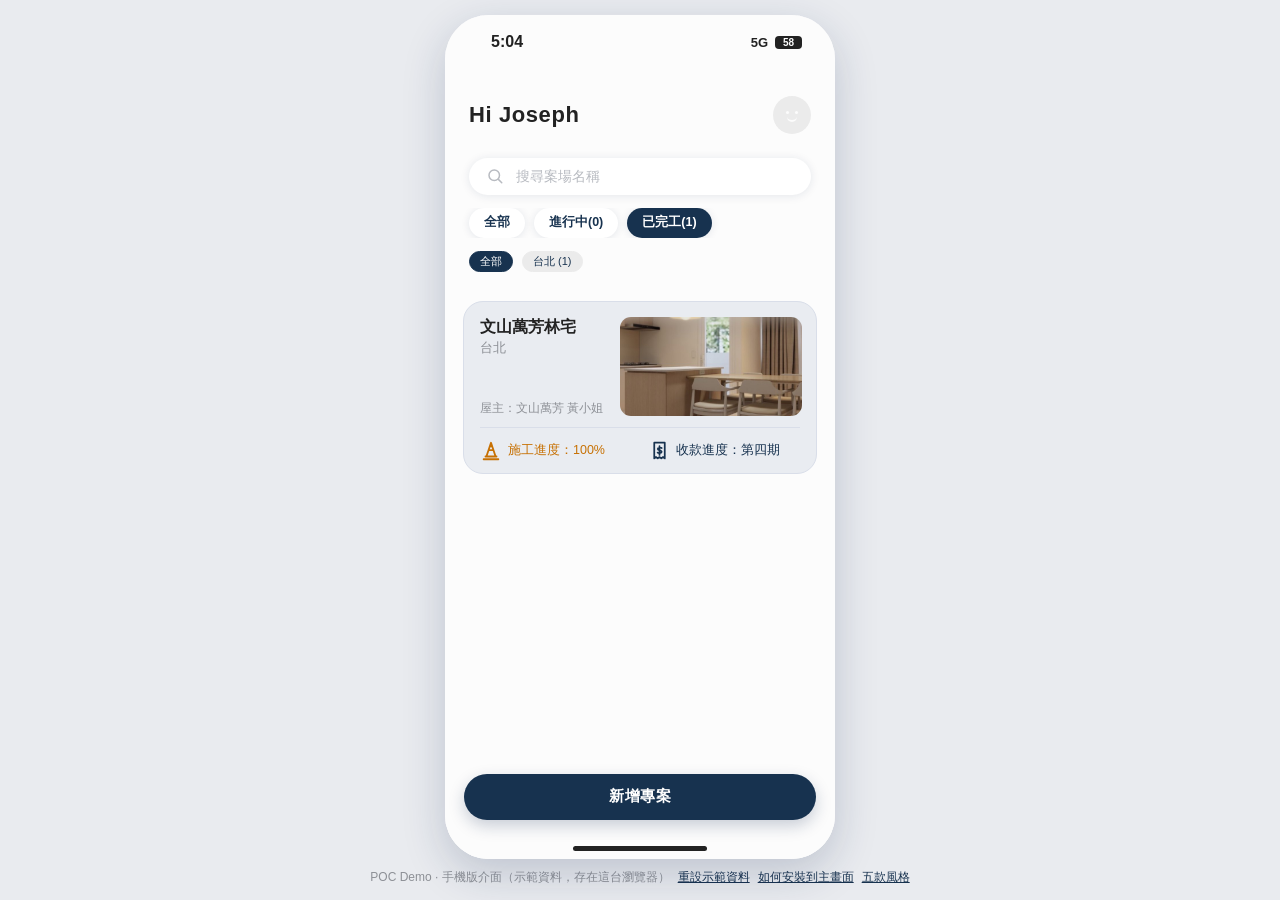
<file: interior-design-app/index.html>
<!doctype html>
<html lang="zh-Hant">
<head>
<meta charset="utf-8">
<meta name="viewport" content="width=device-width, initial-scale=1, viewport-fit=cover">
<meta name="robots" content="noindex, nofollow">
<meta name="theme-color" content="#fcfcfc">
<link rel="manifest" href="manifest.webmanifest">
<link rel="icon" type="image/png" href="icons/favicon.png">
<link rel="apple-touch-icon" href="icons/apple-touch-icon.png">
<meta name="apple-mobile-web-app-capable" content="yes">
<meta name="mobile-web-app-capable" content="yes">
<meta name="apple-mobile-web-app-title" content="ENLIGHT">
<meta name="apple-mobile-web-app-status-bar-style" content="default">
<meta name="format-detection" content="telephone=no">
<title>ENLIGHT SPACE DESIGN</title>
<link rel="stylesheet" href="style.css">
</head>
<body>
<div id="splash" aria-hidden="true"><img src="img/brand/logo-white.svg" alt=""></div>
<script>try{if(sessionStorage.getItem("ida-splash"))document.getElementById("splash").remove();else{sessionStorage.setItem("ida-splash","1");setTimeout(function(){var s=document.getElementById("splash");if(s){s.classList.add("out");setTimeout(function(){s.remove()},500)}},1100)}}catch(e){var s=document.getElementById("splash");s&&s.remove()}</script>
<div class="stage">
  <div class="phone" id="app" aria-live="polite"></div>
  <p class="note">POC Demo · 手機版介面（示範資料，存在這台瀏覽器）<a href="#" id="reset">重設示範資料</a><a href="#" id="howto">如何安裝到主畫面</a><a href="themes/" id="themes">五款風格</a></p>
</div>
<div class="modal" id="modal" hidden></div>
<script src="data.js"></script>
<script src="app.js"></script>
<script src="install.js"></script>
</body>
</html>
</file>
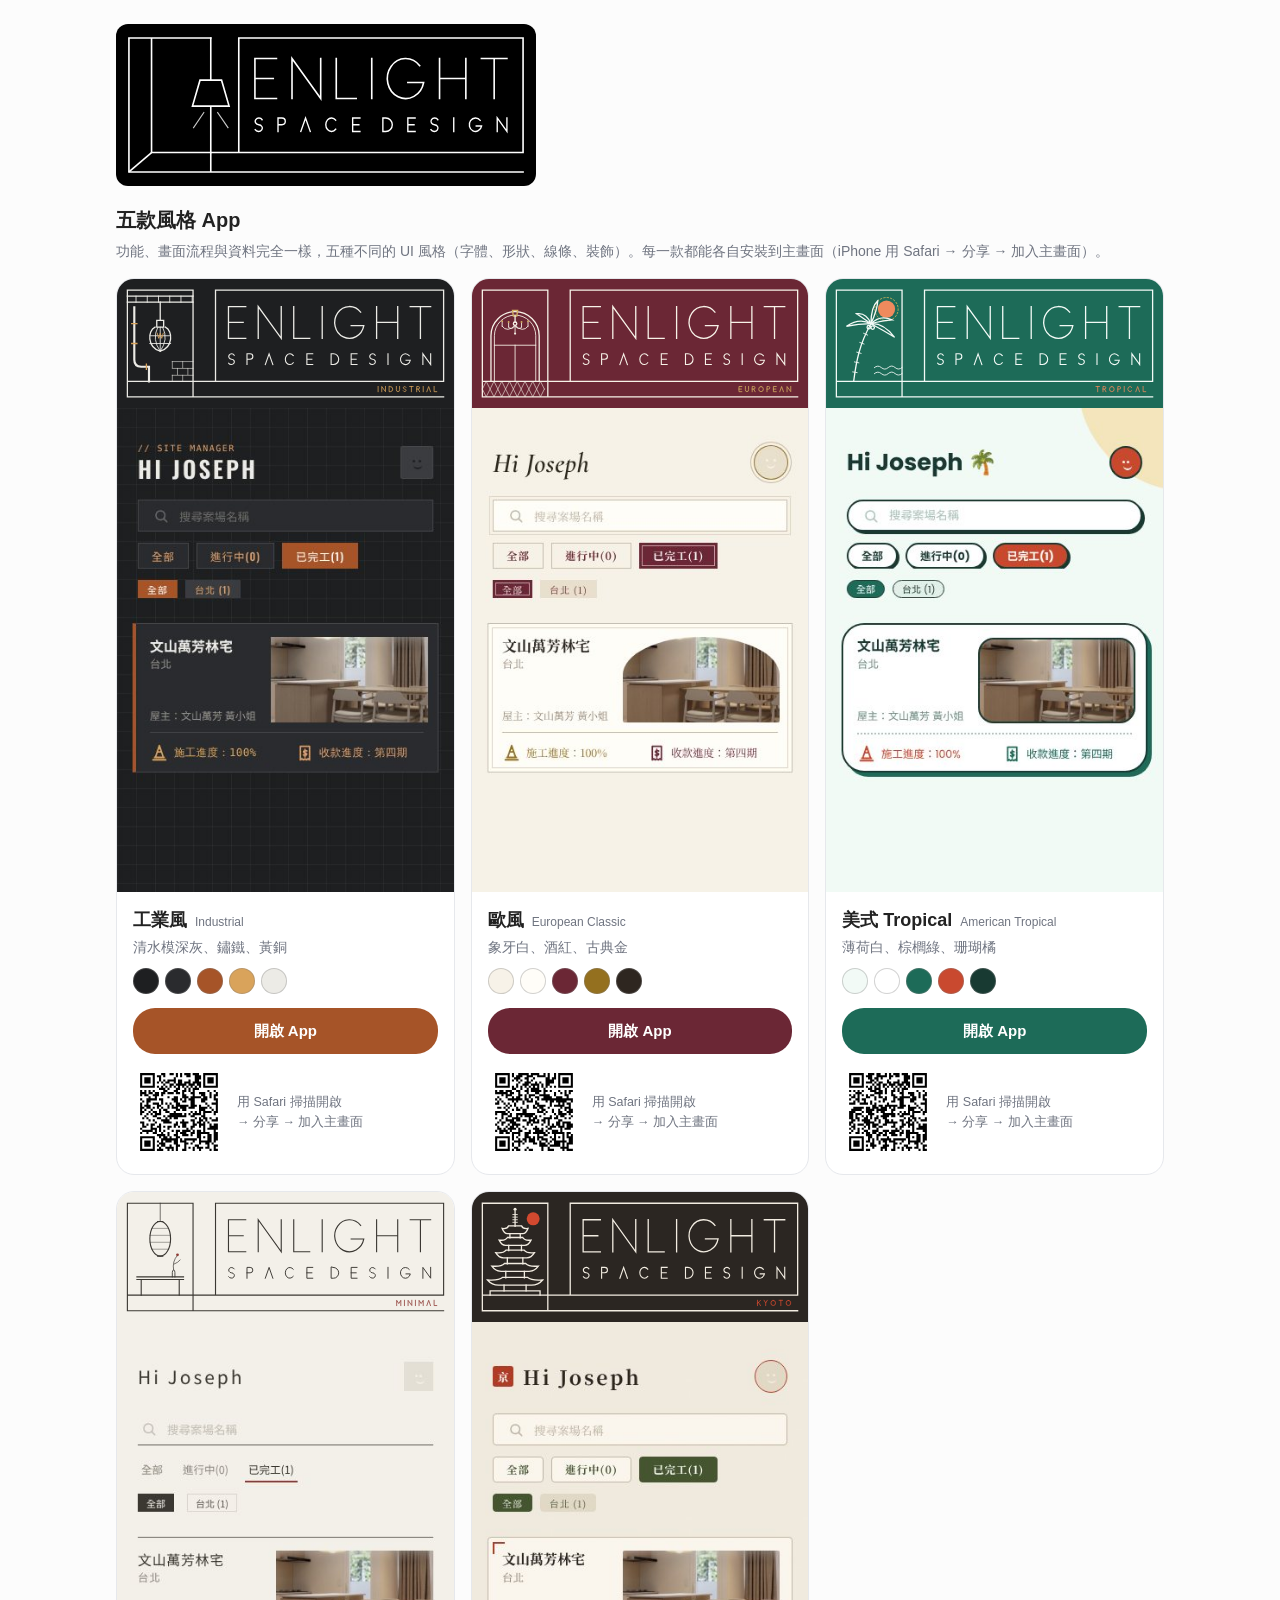
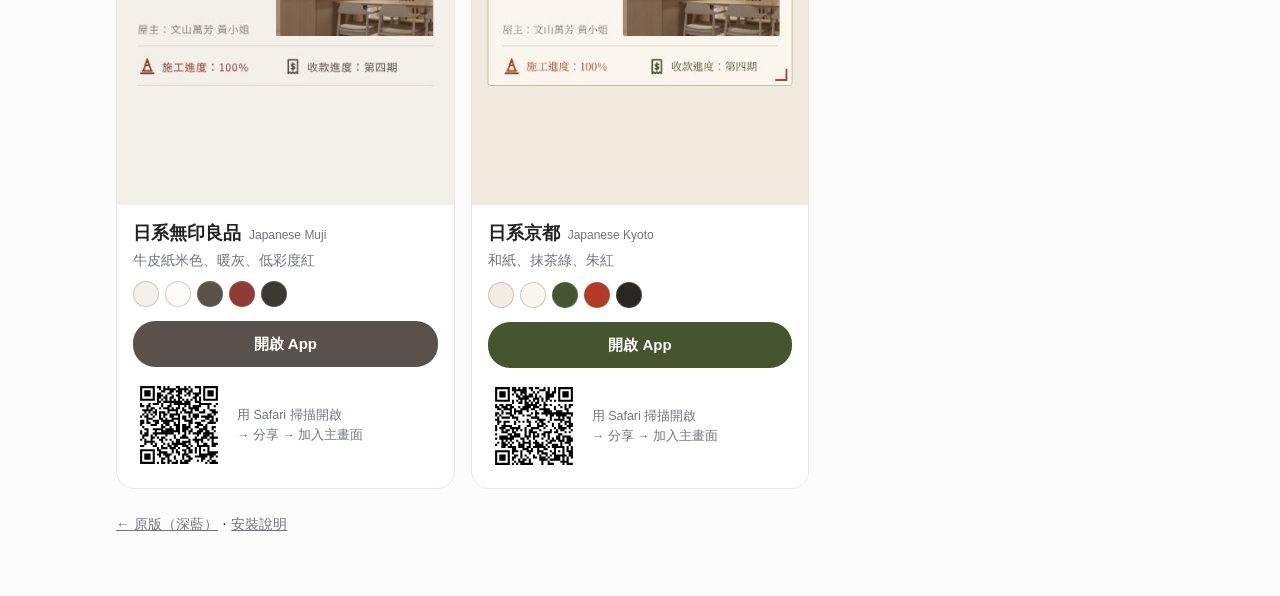
<file: interior-design-app/themes/index.html>
<!doctype html>
<html lang="zh-Hant"><head><meta charset="utf-8"><meta name="viewport" content="width=device-width, initial-scale=1"><meta name="robots" content="noindex, nofollow">
<title>五款風格 · ENLIGHT SPACE DESIGN</title><link rel="icon" type="image/png" href="../icons/favicon.png">
<style>
:root{--bg:#fcfcfc;--card:#fff;--ink:#222;--mute:#6f7480;--line:#e6e8ec}
@media(prefers-color-scheme:dark){:root{--bg:#111316;--card:#1b1e22;--ink:#eef0f3;--mute:#9aa2ae;--line:#2a2f36}}
*{box-sizing:border-box}body{margin:0;background:var(--bg);color:var(--ink);font-family:"PingFang TC","Noto Sans TC","Microsoft JhengHei",-apple-system,sans-serif;line-height:1.6}
main{max-width:1080px;margin:0 auto;padding:24px 16px 60px}
.hd img{width:100%;max-width:420px;display:block;border-radius:12px}h1{font-size:20px;margin:18px 0 4px}.lead{color:var(--mute);margin:0 0 8px;font-size:14px}
.grid{display:grid;grid-template-columns:repeat(auto-fill,minmax(300px,1fr));gap:16px;margin-top:16px}
.t{background:var(--card);border:1px solid var(--line);border-radius:18px;overflow:hidden;display:flex;flex-direction:column}
.lg{width:100%;display:block;aspect-ratio:780/300}.pv{width:100%;aspect-ratio:390/560;object-fit:cover;object-position:top;display:block;background:var(--tb)}
.info{padding:14px 16px 16px}h2{margin:0;font-size:18px}h2 small{font-size:12px;color:var(--mute);font-weight:500;margin-left:8px}.info p{margin:2px 0 10px;color:var(--mute);font-size:13.5px}
.sw{display:flex;gap:6px}.sw i{width:26px;height:26px;border-radius:50%;border:1px solid rgba(127,127,127,.35)}
.btn{display:block;margin-top:14px;color:#fff;text-align:center;text-decoration:none;font-weight:700;border-radius:22px;padding:11px;font-size:15px}
.qr{display:flex;align-items:center;gap:12px;margin-top:12px;font-size:12.5px;color:var(--mute)}.qr svg{width:92px;height:92px;flex:none;background:#fff;border-radius:8px;padding:5px}
.back{display:inline-block;margin-top:24px;color:var(--mute);font-size:14px}
</style></head><body><main>
<div class="hd"><img src="../img/brand/logo-dark.svg" alt="ENLIGHT SPACE DESIGN"></div>
<h1>五款風格 App</h1><p class="lead">功能、畫面流程與資料完全一樣，五種不同的 UI 風格（字體、形狀、線條、裝飾）。每一款都能各自安裝到主畫面（iPhone 用 Safari → 分享 → 加入主畫面）。</p>
<div class="grid"><section class="t" style="--tb:#1e1f21;--ti:#ecebe6">
  <img class="lg" src="../img/brand/themes/industrial-logo.svg" alt="ENLIGHT SPACE DESIGN 工業風 Logo">
  <img class="pv" src="../img/themes/industrial.jpg" alt="工業風 預覽" loading="lazy">
  <div class="info"><h2>工業風<small>Industrial</small></h2><p>清水模深灰、鏽鐵、黃銅</p><div class="sw"><i style="background:#1e1f21"></i><i style="background:#2a2b2e"></i><i style="background:#a65428"></i><i style="background:#d9a35b"></i><i style="background:#ecebe6"></i></div>
  <a class="btn" style="background:#a65428" href="industrial/">開啟 App</a>
  <div class="qr"><svg viewBox="0 0 39 39" xmlns="http://www.w3.org/2000/svg"><path d="M1,1H2V2H1zM2,1H3V2H2zM3,1H4V2H3zM4,1H5V2H4zM5,1H6V2H5zM6,1H7V2H6zM7,1H8V2H7zM11,1H12V2H11zM12,1H13V2H12zM15,1H16V2H15zM16,1H17V2H16zM18,1H19V2H18zM20,1H21V2H20zM22,1H23V2H22zM23,1H24V2H23zM24,1H25V2H24zM26,1H27V2H26zM27,1H28V2H27zM28,1H29V2H28zM31,1H32V2H31zM32,1H33V2H32zM33,1H34V2H33zM34,1H35V2H34zM35,1H36V2H35zM36,1H37V2H36zM37,1H38V2H37zM1,2H2V3H1zM7,2H8V3H7zM9,2H10V3H9zM10,2H11V3H10zM12,2H13V3H12zM18,2H19V3H18zM20,2H21V3H20zM23,2H24V3H23zM24,2H25V3H24zM27,2H28V3H27zM28,2H29V3H28zM29,2H30V3H29zM31,2H32V3H31zM37,2H38V3H37zM1,3H2V4H1zM3,3H4V4H3zM4,3H5V4H4zM5,3H6V4H5zM7,3H8V4H7zM10,3H11V4H10zM17,3H18V4H17zM27,3H28V4H27zM28,3H29V4H28zM29,3H30V4H29zM31,3H32V4H31zM33,3H34V4H33zM34,3H35V4H34zM35,3H36V4H35zM37,3H38V4H37zM1,4H2V5H1zM3,4H4V5H3zM4,4H5V5H4zM5,4H6V5H5zM7,4H8V5H7zM10,4H11V5H10zM12,4H13V5H12zM14,4H15V5H14zM15,4H16V5H15zM16,4H17V5H16zM17,4H18V5H17zM19,4H20V5H19zM20,4H21V5H20zM24,4H25V5H24zM27,4H28V5H27zM28,4H29V5H28zM31,4H32V5H31zM33,4H34V5H33zM34,4H35V5H34zM35,4H36V5H35zM37,4H38V5H37zM1,5H2V6H1zM3,5H4V6H3zM4,5H5V6H4zM5,5H6V6H5zM7,5H8V6H7zM9,5H10V6H9zM11,5H12V6H11zM13,5H14V6H13zM14,5H15V6H14zM17,5H18V6H17zM19,5H20V6H19zM20,5H21V6H20zM22,5H23V6H22zM23,5H24V6H23zM24,5H25V6H24zM26,5H27V6H26zM27,5H28V6H27zM28,5H29V6H28zM29,5H30V6H29zM31,5H32V6H31zM33,5H34V6H33zM34,5H35V6H34zM35,5H36V6H35zM37,5H38V6H37zM1,6H2V7H1zM7,6H8V7H7zM12,6H13V7H12zM15,6H16V7H15zM16,6H17V7H16zM18,6H19V7H18zM19,6H20V7H19zM20,6H21V7H20zM21,6H22V7H21zM22,6H23V7H22zM24,6H25V7H24zM25,6H26V7H25zM26,6H27V7H26zM28,6H29V7H28zM29,6H30V7H29zM31,6H32V7H31zM37,6H38V7H37zM1,7H2V8H1zM2,7H3V8H2zM3,7H4V8H3zM4,7H5V8H4zM5,7H6V8H5zM6,7H7V8H6zM7,7H8V8H7zM9,7H10V8H9zM11,7H12V8H11zM13,7H14V8H13zM15,7H16V8H15zM17,7H18V8H17zM19,7H20V8H19zM21,7H22V8H21zM23,7H24V8H23zM25,7H26V8H25zM27,7H28V8H27zM29,7H30V8H29zM31,7H32V8H31zM32,7H33V8H32zM33,7H34V8H33zM34,7H35V8H34zM35,7H36V8H35zM36,7H37V8H36zM37,7H38V8H37zM10,8H11V9H10zM11,8H12V9H11zM12,8H13V9H12zM14,8H15V9H14zM18,8H19V9H18zM19,8H20V9H19zM22,8H23V9H22zM24,8H25V9H24zM26,8H27V9H26zM27,8H28V9H27zM28,8H29V9H28zM1,9H2V10H1zM3,9H4V10H3zM5,9H6V10H5zM7,9H8V10H7zM12,9H13V10H12zM13,9H14V10H13zM17,9H18V10H17zM18,9H19V10H18zM21,9H22V10H21zM22,9H23V10H22zM24,9H25V10H24zM26,9H27V10H26zM33,9H34V10H33zM36,9H37V10H36zM1,10H2V11H1zM2,10H3V11H2zM3,10H4V11H3zM5,10H6V11H5zM6,10H7V11H6zM8,10H9V11H8zM9,10H10V11H9zM11,10H12V11H11zM12,10H13V11H12zM14,10H15V11H14zM15,10H16V11H15zM16,10H17V11H16zM18,10H19V11H18zM19,10H20V11H19zM21,10H22V11H21zM25,10H26V11H25zM26,10H27V11H26zM29,10H30V11H29zM30,10H31V11H30zM31,10H32V11H31zM34,10H35V11H34zM37,10H38V11H37zM1,11H2V12H1zM3,11H4V12H3zM4,11H5V12H4zM7,11H8V12H7zM8,11H9V12H8zM9,11H10V12H9zM11,11H12V12H11zM21,11H22V12H21zM22,11H23V12H22zM26,11H27V12H26zM30,11H31V12H30zM31,11H32V12H31zM34,11H35V12H34zM36,11H37V12H36zM37,11H38V12H37zM5,12H6V13H5zM8,12H9V13H8zM14,12H15V13H14zM17,12H18V13H17zM18,12H19V13H18zM21,12H22V13H21zM22,12H23V13H22zM23,12H24V13H23zM25,12H26V13H25zM26,12H27V13H26zM27,12H28V13H27zM28,12H29V13H28zM29,12H30V13H29zM31,12H32V13H31zM32,12H33V13H32zM34,12H35V13H34zM36,12H37V13H36zM1,13H2V14H1zM4,13H5V14H4zM5,13H6V14H5zM6,13H7V14H6zM7,13H8V14H7zM8,13H9V14H8zM10,13H11V14H10zM11,13H12V14H11zM16,13H17V14H16zM17,13H18V14H17zM18,13H19V14H18zM20,13H21V14H20zM22,13H23V14H22zM24,13H25V14H24zM25,13H26V14H25zM26,13H27V14H26zM30,13H31V14H30zM31,13H32V14H31zM32,13H33V14H32zM36,13H37V14H36zM37,13H38V14H37zM2,14H3V15H2zM4,14H5V15H4zM5,14H6V15H5zM11,14H12V15H11zM17,14H18V15H17zM18,14H19V15H18zM21,14H22V15H21zM22,14H23V15H22zM25,14H26V15H25zM26,14H27V15H26zM30,14H31V15H30zM31,14H32V15H31zM37,14H38V15H37zM1,15H2V16H1zM4,15H5V16H4zM7,15H8V16H7zM8,15H9V16H8zM9,15H10V16H9zM11,15H12V16H11zM13,15H14V16H13zM15,15H16V16H15zM18,15H19V16H18zM19,15H20V16H19zM25,15H26V16H25zM26,15H27V16H26zM32,15H33V16H32zM35,15H36V16H35zM36,15H37V16H36zM37,15H38V16H37zM1,16H2V17H1zM3,16H4V17H3zM4,16H5V17H4zM5,16H6V17H5zM9,16H10V17H9zM10,16H11V17H10zM14,16H15V17H14zM16,16H17V17H16zM18,16H19V17H18zM19,16H20V17H19zM20,16H21V17H20zM21,16H22V17H21zM22,16H23V17H22zM23,16H24V17H23zM25,16H26V17H25zM26,16H27V17H26zM27,16H28V17H27zM29,16H30V17H29zM33,16H34V17H33zM37,16H38V17H37zM1,17H2V18H1zM2,17H3V18H2zM4,17H5V18H4zM5,17H6V18H5zM7,17H8V18H7zM9,17H10V18H9zM11,17H12V18H11zM14,17H15V18H14zM16,17H17V18H16zM17,17H18V18H17zM18,17H19V18H18zM20,17H21V18H20zM21,17H22V18H21zM22,17H23V18H22zM24,17H25V18H24zM25,17H26V18H25zM26,17H27V18H26zM29,17H30V18H29zM30,17H31V18H30zM31,17H32V18H31zM32,17H33V18H32zM34,17H35V18H34zM37,17H38V18H37zM1,18H2V19H1zM3,18H4V19H3zM6,18H7V19H6zM10,18H11V19H10zM12,18H13V19H12zM13,18H14V19H13zM18,18H19V19H18zM19,18H20V19H19zM21,18H22V19H21zM22,18H23V19H22zM29,18H30V19H29zM30,18H31V19H30zM31,18H32V19H31zM35,18H36V19H35zM37,18H38V19H37zM1,19H2V20H1zM2,19H3V20H2zM5,19H6V20H5zM7,19H8V20H7zM8,19H9V20H8zM10,19H11V20H10zM13,19H14V20H13zM14,19H15V20H14zM17,19H18V20H17zM25,19H26V20H25zM27,19H28V20H27zM29,19H30V20H29zM31,19H32V20H31zM32,19H33V20H32zM33,19H34V20H33zM34,19H35V20H34zM36,19H37V20H36zM37,19H38V20H37zM1,20H2V21H1zM4,20H5V21H4zM6,20H7V21H6zM8,20H9V21H8zM9,20H10V21H9zM10,20H11V21H10zM15,20H16V21H15zM16,20H17V21H16zM17,20H18V21H17zM18,20H19V21H18zM19,20H20V21H19zM20,20H21V21H20zM22,20H23V21H22zM24,20H25V21H24zM26,20H27V21H26zM27,20H28V21H27zM28,20H29V21H28zM29,20H30V21H29zM31,20H32V21H31zM36,20H37V21H36zM3,21H4V22H3zM7,21H8V22H7zM8,21H9V22H8zM12,21H13V22H12zM14,21H15V22H14zM15,21H16V22H15zM16,21H17V22H16zM17,21H18V22H17zM18,21H19V22H18zM19,21H20V22H19zM20,21H21V22H20zM21,21H22V22H21zM22,21H23V22H22zM25,21H26V22H25zM26,21H27V22H26zM30,21H31V22H30zM31,21H32V22H31zM2,22H3V23H2zM4,22H5V23H4zM9,22H10V23H9zM10,22H11V23H10zM13,22H14V23H13zM15,22H16V23H15zM17,22H18V23H17zM18,22H19V23H18zM27,22H28V23H27zM29,22H30V23H29zM31,22H32V23H31zM32,22H33V23H32zM34,22H35V23H34zM37,22H38V23H37zM5,23H6V24H5zM7,23H8V24H7zM11,23H12V24H11zM12,23H13V24H12zM13,23H14V24H13zM14,23H15V24H14zM21,23H22V24H21zM25,23H26V24H25zM26,23H27V24H26zM29,23H30V24H29zM30,23H31V24H30zM32,23H33V24H32zM35,23H36V24H35zM36,23H37V24H36zM37,23H38V24H37zM1,24H2V25H1zM2,24H3V25H2zM8,24H9V25H8zM12,24H13V25H12zM13,24H14V25H13zM14,24H15V25H14zM15,24H16V25H15zM18,24H19V25H18zM20,24H21V25H20zM21,24H22V25H21zM22,24H23V25H22zM23,24H24V25H23zM26,24H27V25H26zM28,24H29V25H28zM29,24H30V25H29zM31,24H32V25H31zM33,24H34V25H33zM2,25H3V26H2zM4,25H5V26H4zM6,25H7V26H6zM7,25H8V26H7zM10,25H11V26H10zM17,25H18V26H17zM18,25H19V26H18zM21,25H22V26H21zM22,25H23V26H22zM26,25H27V26H26zM27,25H28V26H27zM29,25H30V26H29zM30,25H31V26H30zM31,25H32V26H31zM34,25H35V26H34zM36,25H37V26H36zM37,25H38V26H37zM2,26H3V27H2zM3,26H4V27H3zM6,26H7V27H6zM9,26H10V27H9zM10,26H11V27H10zM12,26H13V27H12zM14,26H15V27H14zM15,26H16V27H15zM17,26H18V27H17zM19,26H20V27H19zM21,26H22V27H21zM22,26H23V27H22zM25,26H26V27H25zM26,26H27V27H26zM29,26H30V27H29zM31,26H32V27H31zM34,26H35V27H34zM35,26H36V27H35zM36,26H37V27H36zM37,26H38V27H37zM1,27H2V28H1zM6,27H7V28H6zM7,27H8V28H7zM8,27H9V28H8zM10,27H11V28H10zM14,27H15V28H14zM23,27H24V28H23zM25,27H26V28H25zM31,27H32V28H31zM33,27H34V28H33zM34,27H35V28H34zM35,27H36V28H35zM36,27H37V28H36zM37,27H38V28H37zM2,28H3V29H2zM3,28H4V29H3zM4,28H5V29H4zM5,28H6V29H5zM6,28H7V29H6zM8,28H9V29H8zM10,28H11V29H10zM12,28H13V29H12zM16,28H17V29H16zM18,28H19V29H18zM19,28H20V29H19zM21,28H22V29H21zM22,28H23V29H22zM23,28H24V29H23zM24,28H25V29H24zM26,28H27V29H26zM28,28H29V29H28zM29,28H30V29H29zM31,28H32V29H31zM36,28H37V29H36zM1,29H2V30H1zM4,29H5V30H4zM7,29H8V30H7zM8,29H9V30H8zM11,29H12V30H11zM14,29H15V30H14zM18,29H19V30H18zM20,29H21V30H20zM21,29H22V30H21zM22,29H23V30H22zM25,29H26V30H25zM26,29H27V30H26zM28,29H29V30H28zM29,29H30V30H29zM30,29H31V30H30zM31,29H32V30H31zM32,29H33V30H32zM33,29H34V30H33zM36,29H37V30H36zM37,29H38V30H37zM9,30H10V31H9zM10,30H11V31H10zM11,30H12V31H11zM12,30H13V31H12zM14,30H15V31H14zM17,30H18V31H17zM18,30H19V31H18zM21,30H22V31H21zM22,30H23V31H22zM23,30H24V31H23zM25,30H26V31H25zM28,30H29V31H28zM29,30H30V31H29zM33,30H34V31H33zM34,30H35V31H34zM36,30H37V31H36zM37,30H38V31H37zM1,31H2V32H1zM2,31H3V32H2zM3,31H4V32H3zM4,31H5V32H4zM5,31H6V32H5zM6,31H7V32H6zM7,31H8V32H7zM10,31H11V32H10zM12,31H13V32H12zM13,31H14V32H13zM15,31H16V32H15zM18,31H19V32H18zM19,31H20V32H19zM28,31H29V32H28zM29,31H30V32H29zM31,31H32V32H31zM33,31H34V32H33zM34,31H35V32H34zM36,31H37V32H36zM37,31H38V32H37zM1,32H2V33H1zM7,32H8V33H7zM11,32H12V33H11zM12,32H13V33H12zM13,32H14V33H13zM14,32H15V33H14zM15,32H16V33H15zM16,32H17V33H16zM17,32H18V33H17zM18,32H19V33H18zM20,32H21V33H20zM22,32H23V33H22zM23,32H24V33H23zM24,32H25V33H24zM25,32H26V33H25zM26,32H27V33H26zM27,32H28V33H27zM29,32H30V33H29zM33,32H34V33H33zM34,32H35V33H34zM36,32H37V33H36zM37,32H38V33H37zM1,33H2V34H1zM3,33H4V34H3zM4,33H5V34H4zM5,33H6V34H5zM7,33H8V34H7zM9,33H10V34H9zM11,33H12V34H11zM13,33H14V34H13zM14,33H15V34H14zM15,33H16V34H15zM17,33H18V34H17zM18,33H19V34H18zM20,33H21V34H20zM21,33H22V34H21zM22,33H23V34H22zM26,33H27V34H26zM29,33H30V34H29zM30,33H31V34H30zM31,33H32V34H31zM32,33H33V34H32zM33,33H34V34H33zM34,33H35V34H34zM36,33H37V34H36zM1,34H2V35H1zM3,34H4V35H3zM4,34H5V35H4zM5,34H6V35H5zM7,34H8V35H7zM10,34H11V35H10zM11,34H12V35H11zM12,34H13V35H12zM17,34H18V35H17zM18,34H19V35H18zM22,34H23V35H22zM23,34H24V35H23zM25,34H26V35H25zM29,34H30V35H29zM32,34H33V35H32zM33,34H34V35H33zM35,34H36V35H35zM1,35H2V36H1zM3,35H4V36H3zM4,35H5V36H4zM5,35H6V36H5zM7,35H8V36H7zM9,35H10V36H9zM11,35H12V36H11zM12,35H13V36H12zM15,35H16V36H15zM18,35H19V36H18zM19,35H20V36H19zM22,35H23V36H22zM27,35H28V36H27zM28,35H29V36H28zM33,35H34V36H33zM36,35H37V36H36zM37,35H38V36H37zM1,36H2V37H1zM7,36H8V37H7zM10,36H11V37H10zM13,36H14V37H13zM14,36H15V37H14zM15,36H16V37H15zM16,36H17V37H16zM18,36H19V37H18zM22,36H23V37H22zM24,36H25V37H24zM26,36H27V37H26zM28,36H29V37H28zM29,36H30V37H29zM30,36H31V37H30zM32,36H33V37H32zM33,36H34V37H33zM36,36H37V37H36zM1,37H2V38H1zM2,37H3V38H2zM3,37H4V38H3zM4,37H5V38H4zM5,37H6V38H5zM6,37H7V38H6zM7,37H8V38H7zM9,37H10V38H9zM10,37H11V38H10zM11,37H12V38H11zM14,37H15V38H14zM16,37H17V38H16zM18,37H19V38H18zM21,37H22V38H21zM22,37H23V38H22zM26,37H27V38H26zM29,37H30V38H29zM34,37H35V38H34zM36,37H37V38H36zM37,37H38V38H37z" id="qr-path" fill="#000000" fill-opacity="1" fill-rule="nonzero" stroke="none"/></svg><span>用 Safari 掃描開啟<br>→ 分享 → 加入主畫面</span></div></div></section><section class="t" style="--tb:#f7f2e8;--ti:#2e2620">
  <img class="lg" src="../img/brand/themes/european-logo.svg" alt="ENLIGHT SPACE DESIGN 歐風 Logo">
  <img class="pv" src="../img/themes/european.jpg" alt="歐風 預覽" loading="lazy">
  <div class="info"><h2>歐風<small>European Classic</small></h2><p>象牙白、酒紅、古典金</p><div class="sw"><i style="background:#f7f2e8"></i><i style="background:#fffdf8"></i><i style="background:#6b2735"></i><i style="background:#94701f"></i><i style="background:#2e2620"></i></div>
  <a class="btn" style="background:#6b2735" href="european/">開啟 App</a>
  <div class="qr"><svg viewBox="0 0 39 39" xmlns="http://www.w3.org/2000/svg"><path d="M1,1H2V2H1zM2,1H3V2H2zM3,1H4V2H3zM4,1H5V2H4zM5,1H6V2H5zM6,1H7V2H6zM7,1H8V2H7zM9,1H10V2H9zM12,1H13V2H12zM13,1H14V2H13zM14,1H15V2H14zM15,1H16V2H15zM16,1H17V2H16zM18,1H19V2H18zM19,1H20V2H19zM20,1H21V2H20zM21,1H22V2H21zM24,1H25V2H24zM26,1H27V2H26zM29,1H30V2H29zM31,1H32V2H31zM32,1H33V2H32zM33,1H34V2H33zM34,1H35V2H34zM35,1H36V2H35zM36,1H37V2H36zM37,1H38V2H37zM1,2H2V3H1zM7,2H8V3H7zM9,2H10V3H9zM11,2H12V3H11zM12,2H13V3H12zM13,2H14V3H13zM16,2H17V3H16zM17,2H18V3H17zM18,2H19V3H18zM21,2H22V3H21zM22,2H23V3H22zM23,2H24V3H23zM24,2H25V3H24zM26,2H27V3H26zM29,2H30V3H29zM31,2H32V3H31zM37,2H38V3H37zM1,3H2V4H1zM3,3H4V4H3zM4,3H5V4H4zM5,3H6V4H5zM7,3H8V4H7zM10,3H11V4H10zM11,3H12V4H11zM12,3H13V4H12zM15,3H16V4H15zM16,3H17V4H16zM19,3H20V4H19zM25,3H26V4H25zM26,3H27V4H26zM28,3H29V4H28zM29,3H30V4H29zM31,3H32V4H31zM33,3H34V4H33zM34,3H35V4H34zM35,3H36V4H35zM37,3H38V4H37zM1,4H2V5H1zM3,4H4V5H3zM4,4H5V5H4zM5,4H6V5H5zM7,4H8V5H7zM9,4H10V5H9zM11,4H12V5H11zM13,4H14V5H13zM16,4H17V5H16zM18,4H19V5H18zM25,4H26V5H25zM26,4H27V5H26zM27,4H28V5H27zM28,4H29V5H28zM31,4H32V5H31zM33,4H34V5H33zM34,4H35V5H34zM35,4H36V5H35zM37,4H38V5H37zM1,5H2V6H1zM3,5H4V6H3zM4,5H5V6H4zM5,5H6V6H5zM7,5H8V6H7zM12,5H13V6H12zM15,5H16V6H15zM16,5H17V6H16zM17,5H18V6H17zM20,5H21V6H20zM22,5H23V6H22zM25,5H26V6H25zM26,5H27V6H26zM27,5H28V6H27zM28,5H29V6H28zM31,5H32V6H31zM33,5H34V6H33zM34,5H35V6H34zM35,5H36V6H35zM37,5H38V6H37zM1,6H2V7H1zM7,6H8V7H7zM11,6H12V7H11zM14,6H15V7H14zM15,6H16V7H15zM16,6H17V7H16zM18,6H19V7H18zM19,6H20V7H19zM20,6H21V7H20zM21,6H22V7H21zM23,6H24V7H23zM25,6H26V7H25zM26,6H27V7H26zM31,6H32V7H31zM37,6H38V7H37zM1,7H2V8H1zM2,7H3V8H2zM3,7H4V8H3zM4,7H5V8H4zM5,7H6V8H5zM6,7H7V8H6zM7,7H8V8H7zM9,7H10V8H9zM11,7H12V8H11zM13,7H14V8H13zM15,7H16V8H15zM17,7H18V8H17zM19,7H20V8H19zM21,7H22V8H21zM23,7H24V8H23zM25,7H26V8H25zM27,7H28V8H27zM29,7H30V8H29zM31,7H32V8H31zM32,7H33V8H32zM33,7H34V8H33zM34,7H35V8H34zM35,7H36V8H35zM36,7H37V8H36zM37,7H38V8H37zM9,8H10V9H9zM10,8H11V9H10zM13,8H14V9H13zM16,8H17V9H16zM18,8H19V9H18zM19,8H20V9H19zM20,8H21V9H20zM21,8H22V9H21zM24,8H25V9H24zM1,9H2V10H1zM3,9H4V10H3zM4,9H5V10H4zM6,9H7V10H6zM7,9H8V10H7zM8,9H9V10H8zM11,9H12V10H11zM12,9H13V10H12zM15,9H16V10H15zM16,9H17V10H16zM18,9H19V10H18zM19,9H20V10H19zM20,9H21V10H20zM21,9H22V10H21zM22,9H23V10H22zM24,9H25V10H24zM25,9H26V10H25zM27,9H28V10H27zM31,9H32V10H31zM34,9H35V10H34zM36,9H37V10H36zM37,9H38V10H37zM1,10H2V11H1zM2,10H3V11H2zM3,10H4V11H3zM4,10H5V11H4zM5,10H6V11H5zM6,10H7V11H6zM8,10H9V11H8zM9,10H10V11H9zM12,10H13V11H12zM16,10H17V11H16zM20,10H21V11H20zM21,10H22V11H21zM24,10H25V11H24zM29,10H30V11H29zM32,10H33V11H32zM34,10H35V11H34zM36,10H37V11H36zM4,11H5V12H4zM6,11H7V12H6zM7,11H8V12H7zM8,11H9V12H8zM12,11H13V12H12zM13,11H14V12H13zM15,11H16V12H15zM17,11H18V12H17zM18,11H19V12H18zM19,11H20V12H19zM22,11H23V12H22zM23,11H24V12H23zM24,11H25V12H24zM25,11H26V12H25zM26,11H27V12H26zM29,11H30V12H29zM34,11H35V12H34zM35,11H36V12H35zM2,12H3V13H2zM6,12H7V13H6zM9,12H10V13H9zM11,12H12V13H11zM12,12H13V13H12zM15,12H16V13H15zM17,12H18V13H17zM20,12H21V13H20zM21,12H22V13H21zM24,12H25V13H24zM25,12H26V13H25zM26,12H27V13H26zM27,12H28V13H27zM30,12H31V13H30zM31,12H32V13H31zM32,12H33V13H32zM35,12H36V13H35zM1,13H2V14H1zM3,13H4V14H3zM7,13H8V14H7zM8,13H9V14H8zM9,13H10V14H9zM10,13H11V14H10zM11,13H12V14H11zM12,13H13V14H12zM13,13H14V14H13zM15,13H16V14H15zM16,13H17V14H16zM18,13H19V14H18zM21,13H22V14H21zM23,13H24V14H23zM24,13H25V14H24zM25,13H26V14H25zM26,13H27V14H26zM27,13H28V14H27zM28,13H29V14H28zM29,13H30V14H29zM30,13H31V14H30zM31,13H32V14H31zM32,13H33V14H32zM33,13H34V14H33zM34,13H35V14H34zM35,13H36V14H35zM36,13H37V14H36zM37,13H38V14H37zM2,14H3V15H2zM4,14H5V15H4zM9,14H10V15H9zM11,14H12V15H11zM14,14H15V15H14zM16,14H17V15H16zM17,14H18V15H17zM18,14H19V15H18zM20,14H21V15H20zM25,14H26V15H25zM27,14H28V15H27zM28,14H29V15H28zM30,14H31V15H30zM31,14H32V15H31zM32,14H33V15H32zM33,14H34V15H33zM34,14H35V15H34zM37,14H38V15H37zM1,15H2V16H1zM2,15H3V16H2zM5,15H6V16H5zM7,15H8V16H7zM10,15H11V16H10zM14,15H15V16H14zM20,15H21V16H20zM21,15H22V16H21zM27,15H28V16H27zM31,15H32V16H31zM33,15H34V16H33zM35,15H36V16H35zM36,15H37V16H36zM6,16H7V17H6zM8,16H9V17H8zM10,16H11V17H10zM16,16H17V17H16zM19,16H20V17H19zM21,16H22V17H21zM22,16H23V17H22zM23,16H24V17H23zM24,16H25V17H24zM27,16H28V17H27zM29,16H30V17H29zM30,16H31V17H30zM31,16H32V17H31zM32,16H33V17H32zM33,16H34V17H33zM36,16H37V17H36zM2,17H3V18H2zM3,17H4V18H3zM5,17H6V18H5zM7,17H8V18H7zM11,17H12V18H11zM13,17H14V18H13zM16,17H17V18H16zM19,17H20V18H19zM20,17H21V18H20zM22,17H23V18H22zM23,17H24V18H23zM26,17H27V18H26zM32,17H33V18H32zM34,17H35V18H34zM35,17H36V18H35zM36,17H37V18H36zM6,18H7V19H6zM9,18H10V19H9zM11,18H12V19H11zM12,18H13V19H12zM14,18H15V19H14zM15,18H16V19H15zM21,18H22V19H21zM23,18H24V19H23zM24,18H25V19H24zM28,18H29V19H28zM31,18H32V19H31zM34,18H35V19H34zM36,18H37V19H36zM37,18H38V19H37zM1,19H2V20H1zM2,19H3V20H2zM3,19H4V20H3zM4,19H5V20H4zM5,19H6V20H5zM7,19H8V20H7zM14,19H15V20H14zM15,19H16V20H15zM21,19H22V20H21zM22,19H23V20H22zM23,19H24V20H23zM25,19H26V20H25zM28,19H29V20H28zM31,19H32V20H31zM32,19H33V20H32zM35,19H36V20H35zM36,19H37V20H36zM37,19H38V20H37zM1,20H2V21H1zM4,20H5V21H4zM5,20H6V21H5zM6,20H7V21H6zM8,20H9V21H8zM11,20H12V21H11zM12,20H13V21H12zM13,20H14V21H13zM14,20H15V21H14zM15,20H16V21H15zM16,20H17V21H16zM17,20H18V21H17zM18,20H19V21H18zM19,20H20V21H19zM24,20H25V21H24zM29,20H30V21H29zM31,20H32V21H31zM32,20H33V21H32zM33,20H34V21H33zM34,20H35V21H34zM36,20H37V21H36zM4,21H5V22H4zM7,21H8V22H7zM8,21H9V22H8zM11,21H12V22H11zM13,21H14V22H13zM15,21H16V22H15zM16,21H17V22H16zM17,21H18V22H17zM18,21H19V22H18zM20,21H21V22H20zM22,21H23V22H22zM27,21H28V22H27zM30,21H31V22H30zM32,21H33V22H32zM33,21H34V22H33zM37,21H38V22H37zM1,22H2V23H1zM4,22H5V23H4zM6,22H7V23H6zM9,22H10V23H9zM10,22H11V23H10zM11,22H12V23H11zM12,22H13V23H12zM17,22H18V23H17zM19,22H20V23H19zM20,22H21V23H20zM24,22H25V23H24zM25,22H26V23H25zM26,22H27V23H26zM27,22H28V23H27zM29,22H30V23H29zM30,22H31V23H30zM34,22H35V23H34zM36,22H37V23H36zM3,23H4V24H3zM6,23H7V24H6zM7,23H8V24H7zM8,23H9V24H8zM9,23H10V24H9zM11,23H12V24H11zM12,23H13V24H12zM14,23H15V24H14zM15,23H16V24H15zM17,23H18V24H17zM18,23H19V24H18zM19,23H20V24H19zM21,23H22V24H21zM23,23H24V24H23zM24,23H25V24H24zM26,23H27V24H26zM31,23H32V24H31zM32,23H33V24H32zM2,24H3V25H2zM4,24H5V25H4zM5,24H6V25H5zM8,24H9V25H8zM9,24H10V25H9zM10,24H11V25H10zM16,24H17V25H16zM17,24H18V25H17zM19,24H20V25H19zM20,24H21V25H20zM21,24H22V25H21zM24,24H25V25H24zM26,24H27V25H26zM30,24H31V25H30zM31,24H32V25H31zM33,24H34V25H33zM34,24H35V25H34zM35,24H36V25H35zM36,24H37V25H36zM1,25H2V26H1zM4,25H5V26H4zM7,25H8V26H7zM9,25H10V26H9zM10,25H11V26H10zM11,25H12V26H11zM12,25H13V26H12zM16,25H17V26H16zM18,25H19V26H18zM23,25H24V26H23zM26,25H27V26H26zM28,25H29V26H28zM30,25H31V26H30zM31,25H32V26H31zM33,25H34V26H33zM35,25H36V26H35zM36,25H37V26H36zM37,25H38V26H37zM2,26H3V27H2zM6,26H7V27H6zM8,26H9V27H8zM9,26H10V27H9zM11,26H12V27H11zM14,26H15V27H14zM20,26H21V27H20zM25,26H26V27H25zM27,26H28V27H27zM28,26H29V27H28zM29,26H30V27H29zM31,26H32V27H31zM32,26H33V27H32zM33,26H34V27H33zM35,26H36V27H35zM36,26H37V27H36zM37,26H38V27H37zM2,27H3V28H2zM3,27H4V28H3zM5,27H6V28H5zM7,27H8V28H7zM8,27H9V28H8zM9,27H10V28H9zM10,27H11V28H10zM12,27H13V28H12zM15,27H16V28H15zM19,27H20V28H19zM20,27H21V28H20zM21,27H22V28H21zM23,27H24V28H23zM26,27H27V28H26zM27,27H28V28H27zM32,27H33V28H32zM34,27H35V28H34zM35,27H36V28H35zM36,27H37V28H36zM1,28H2V29H1zM3,28H4V29H3zM4,28H5V29H4zM5,28H6V29H5zM6,28H7V29H6zM8,28H9V29H8zM12,28H13V29H12zM13,28H14V29H13zM17,28H18V29H17zM20,28H21V29H20zM21,28H22V29H21zM22,28H23V29H22zM23,28H24V29H23zM25,28H26V29H25zM28,28H29V29H28zM29,28H30V29H29zM30,28H31V29H30zM32,28H33V29H32zM3,29H4V30H3zM4,29H5V30H4zM6,29H7V30H6zM7,29H8V30H7zM9,29H10V30H9zM10,29H11V30H10zM11,29H12V30H11zM12,29H13V30H12zM15,29H16V30H15zM16,29H17V30H16zM17,29H18V30H17zM19,29H20V30H19zM20,29H21V30H20zM21,29H22V30H21zM22,29H23V30H22zM23,29H24V30H23zM24,29H25V30H24zM26,29H27V30H26zM28,29H29V30H28zM29,29H30V30H29zM30,29H31V30H30zM31,29H32V30H31zM32,29H33V30H32zM33,29H34V30H33zM35,29H36V30H35zM36,29H37V30H36zM9,30H10V31H9zM12,30H13V31H12zM15,30H16V31H15zM16,30H17V31H16zM21,30H22V31H21zM24,30H25V31H24zM25,30H26V31H25zM29,30H30V31H29zM33,30H34V31H33zM35,30H36V31H35zM37,30H38V31H37zM1,31H2V32H1zM2,31H3V32H2zM3,31H4V32H3zM4,31H5V32H4zM5,31H6V32H5zM6,31H7V32H6zM7,31H8V32H7zM9,31H10V32H9zM11,31H12V32H11zM15,31H16V32H15zM16,31H17V32H16zM17,31H18V32H17zM19,31H20V32H19zM21,31H22V32H21zM22,31H23V32H22zM23,31H24V32H23zM27,31H28V32H27zM29,31H30V32H29zM31,31H32V32H31zM33,31H34V32H33zM35,31H36V32H35zM36,31H37V32H36zM37,31H38V32H37zM1,32H2V33H1zM7,32H8V33H7zM9,32H10V33H9zM12,32H13V33H12zM14,32H15V33H14zM15,32H16V33H15zM17,32H18V33H17zM18,32H19V33H18zM19,32H20V33H19zM21,32H22V33H21zM23,32H24V33H23zM24,32H25V33H24zM25,32H26V33H25zM28,32H29V33H28zM29,32H30V33H29zM33,32H34V33H33zM36,32H37V33H36zM37,32H38V33H37zM1,33H2V34H1zM3,33H4V34H3zM4,33H5V34H4zM5,33H6V34H5zM7,33H8V34H7zM10,33H11V34H10zM11,33H12V34H11zM12,33H13V34H12zM13,33H14V34H13zM15,33H16V34H15zM17,33H18V34H17zM18,33H19V34H18zM19,33H20V34H19zM22,33H23V34H22zM25,33H26V34H25zM27,33H28V34H27zM29,33H30V34H29zM30,33H31V34H30zM31,33H32V34H31zM32,33H33V34H32zM33,33H34V34H33zM34,33H35V34H34zM36,33H37V34H36zM37,33H38V34H37zM1,34H2V35H1zM3,34H4V35H3zM4,34H5V35H4zM5,34H6V35H5zM7,34H8V35H7zM9,34H10V35H9zM12,34H13V35H12zM14,34H15V35H14zM19,34H20V35H19zM20,34H21V35H20zM22,34H23V35H22zM23,34H24V35H23zM24,34H25V35H24zM26,34H27V35H26zM29,34H30V35H29zM30,34H31V35H30zM31,34H32V35H31zM33,34H34V35H33zM35,34H36V35H35zM36,34H37V35H36zM37,34H38V35H37zM1,35H2V36H1zM3,35H4V36H3zM4,35H5V36H4zM5,35H6V36H5zM7,35H8V36H7zM9,35H10V36H9zM12,35H13V36H12zM22,35H23V36H22zM23,35H24V36H23zM24,35H25V36H24zM25,35H26V36H25zM27,35H28V36H27zM28,35H29V36H28zM29,35H30V36H29zM30,35H31V36H30zM31,35H32V36H31zM33,35H34V36H33zM35,35H36V36H35zM1,36H2V37H1zM7,36H8V37H7zM10,36H11V37H10zM11,36H12V37H11zM16,36H17V37H16zM23,36H24V37H23zM26,36H27V37H26zM32,36H33V37H32zM33,36H34V37H33zM34,36H35V37H34zM35,36H36V37H35zM1,37H2V38H1zM2,37H3V38H2zM3,37H4V38H3zM4,37H5V38H4zM5,37H6V38H5zM6,37H7V38H6zM7,37H8V38H7zM9,37H10V38H9zM11,37H12V38H11zM12,37H13V38H12zM15,37H16V38H15zM17,37H18V38H17zM18,37H19V38H18zM23,37H24V38H23zM26,37H27V38H26zM27,37H28V38H27zM28,37H29V38H28zM33,37H34V38H33zM35,37H36V38H35zM36,37H37V38H36zM37,37H38V38H37z" id="qr-path" fill="#000000" fill-opacity="1" fill-rule="nonzero" stroke="none"/></svg><span>用 Safari 掃描開啟<br>→ 分享 → 加入主畫面</span></div></div></section><section class="t" style="--tb:#f2faf6;--ti:#183a32">
  <img class="lg" src="../img/brand/themes/tropical-logo.svg" alt="ENLIGHT SPACE DESIGN 美式 Tropical Logo">
  <img class="pv" src="../img/themes/tropical.jpg" alt="美式 Tropical 預覽" loading="lazy">
  <div class="info"><h2>美式 Tropical<small>American Tropical</small></h2><p>薄荷白、棕櫚綠、珊瑚橘</p><div class="sw"><i style="background:#f2faf6"></i><i style="background:#ffffff"></i><i style="background:#1d6b58"></i><i style="background:#c9492f"></i><i style="background:#183a32"></i></div>
  <a class="btn" style="background:#1d6b58" href="tropical/">開啟 App</a>
  <div class="qr"><svg viewBox="0 0 39 39" xmlns="http://www.w3.org/2000/svg"><path d="M1,1H2V2H1zM2,1H3V2H2zM3,1H4V2H3zM4,1H5V2H4zM5,1H6V2H5zM6,1H7V2H6zM7,1H8V2H7zM10,1H11V2H10zM11,1H12V2H11zM12,1H13V2H12zM14,1H15V2H14zM15,1H16V2H15zM18,1H19V2H18zM20,1H21V2H20zM22,1H23V2H22zM23,1H24V2H23zM24,1H25V2H24zM26,1H27V2H26zM27,1H28V2H27zM28,1H29V2H28zM31,1H32V2H31zM32,1H33V2H32zM33,1H34V2H33zM34,1H35V2H34zM35,1H36V2H35zM36,1H37V2H36zM37,1H38V2H37zM1,2H2V3H1zM7,2H8V3H7zM9,2H10V3H9zM10,2H11V3H10zM11,2H12V3H11zM14,2H15V3H14zM15,2H16V3H15zM16,2H17V3H16zM17,2H18V3H17zM18,2H19V3H18zM20,2H21V3H20zM21,2H22V3H21zM23,2H24V3H23zM24,2H25V3H24zM27,2H28V3H27zM28,2H29V3H28zM29,2H30V3H29zM31,2H32V3H31zM37,2H38V3H37zM1,3H2V4H1zM3,3H4V4H3zM4,3H5V4H4zM5,3H6V4H5zM7,3H8V4H7zM10,3H11V4H10zM11,3H12V4H11zM13,3H14V4H13zM14,3H15V4H14zM16,3H17V4H16zM20,3H21V4H20zM27,3H28V4H27zM28,3H29V4H28zM29,3H30V4H29zM31,3H32V4H31zM33,3H34V4H33zM34,3H35V4H34zM35,3H36V4H35zM37,3H38V4H37zM1,4H2V5H1zM3,4H4V5H3zM4,4H5V5H4zM5,4H6V5H5zM7,4H8V5H7zM11,4H12V5H11zM12,4H13V5H12zM14,4H15V5H14zM19,4H20V5H19zM24,4H25V5H24zM27,4H28V5H27zM28,4H29V5H28zM31,4H32V5H31zM33,4H34V5H33zM34,4H35V5H34zM35,4H36V5H35zM37,4H38V5H37zM1,5H2V6H1zM3,5H4V6H3zM4,5H5V6H4zM5,5H6V6H5zM7,5H8V6H7zM9,5H10V6H9zM10,5H11V6H10zM11,5H12V6H11zM13,5H14V6H13zM15,5H16V6H15zM16,5H17V6H16zM19,5H20V6H19zM20,5H21V6H20zM22,5H23V6H22zM23,5H24V6H23zM24,5H25V6H24zM26,5H27V6H26zM27,5H28V6H27zM28,5H29V6H28zM29,5H30V6H29zM31,5H32V6H31zM33,5H34V6H33zM34,5H35V6H34zM35,5H36V6H35zM37,5H38V6H37zM1,6H2V7H1zM7,6H8V7H7zM12,6H13V7H12zM14,6H15V7H14zM15,6H16V7H15zM17,6H18V7H17zM18,6H19V7H18zM20,6H21V7H20zM21,6H22V7H21zM22,6H23V7H22zM24,6H25V7H24zM25,6H26V7H25zM26,6H27V7H26zM28,6H29V7H28zM29,6H30V7H29zM31,6H32V7H31zM37,6H38V7H37zM1,7H2V8H1zM2,7H3V8H2zM3,7H4V8H3zM4,7H5V8H4zM5,7H6V8H5zM6,7H7V8H6zM7,7H8V8H7zM9,7H10V8H9zM11,7H12V8H11zM13,7H14V8H13zM15,7H16V8H15zM17,7H18V8H17zM19,7H20V8H19zM21,7H22V8H21zM23,7H24V8H23zM25,7H26V8H25zM27,7H28V8H27zM29,7H30V8H29zM31,7H32V8H31zM32,7H33V8H32zM33,7H34V8H33zM34,7H35V8H34zM35,7H36V8H35zM36,7H37V8H36zM37,7H38V8H37zM10,8H11V9H10zM11,8H12V9H11zM13,8H14V9H13zM14,8H15V9H14zM15,8H16V9H15zM18,8H19V9H18zM22,8H23V9H22zM24,8H25V9H24zM26,8H27V9H26zM27,8H28V9H27zM28,8H29V9H28zM1,9H2V10H1zM3,9H4V10H3zM5,9H6V10H5zM7,9H8V10H7zM11,9H12V10H11zM12,9H13V10H12zM13,9H14V10H13zM15,9H16V10H15zM16,9H17V10H16zM18,9H19V10H18zM21,9H22V10H21zM22,9H23V10H22zM24,9H25V10H24zM26,9H27V10H26zM33,9H34V10H33zM36,9H37V10H36zM4,10H5V11H4zM5,10H6V11H5zM6,10H7V11H6zM13,10H14V11H13zM14,10H15V11H14zM15,10H16V11H15zM16,10H17V11H16zM18,10H19V11H18zM21,10H22V11H21zM25,10H26V11H25zM26,10H27V11H26zM29,10H30V11H29zM30,10H31V11H30zM31,10H32V11H31zM34,10H35V11H34zM37,10H38V11H37zM1,11H2V12H1zM3,11H4V12H3zM5,11H6V12H5zM7,11H8V12H7zM9,11H10V12H9zM11,11H12V12H11zM12,11H13V12H12zM15,11H16V12H15zM21,11H22V12H21zM22,11H23V12H22zM26,11H27V12H26zM30,11H31V12H30zM31,11H32V12H31zM34,11H35V12H34zM36,11H37V12H36zM37,11H38V12H37zM2,12H3V13H2zM3,12H4V13H3zM5,12H6V13H5zM9,12H10V13H9zM10,12H11V13H10zM13,12H14V13H13zM15,12H16V13H15zM16,12H17V13H16zM18,12H19V13H18zM22,12H23V13H22zM23,12H24V13H23zM25,12H26V13H25zM26,12H27V13H26zM27,12H28V13H27zM28,12H29V13H28zM29,12H30V13H29zM31,12H32V13H31zM32,12H33V13H32zM34,12H35V13H34zM36,12H37V13H36zM1,13H2V14H1zM4,13H5V14H4zM5,13H6V14H5zM7,13H8V14H7zM8,13H9V14H8zM13,13H14V14H13zM17,13H18V14H17zM18,13H19V14H18zM22,13H23V14H22zM24,13H25V14H24zM25,13H26V14H25zM26,13H27V14H26zM30,13H31V14H30zM31,13H32V14H31zM32,13H33V14H32zM36,13H37V14H36zM37,13H38V14H37zM3,14H4V15H3zM5,14H6V15H5zM8,14H9V15H8zM11,14H12V15H11zM15,14H16V15H15zM17,14H18V15H17zM21,14H22V15H21zM22,14H23V15H22zM25,14H26V15H25zM26,14H27V15H26zM30,14H31V15H30zM31,14H32V15H31zM37,14H38V15H37zM1,15H2V16H1zM2,15H3V16H2zM3,15H4V16H3zM6,15H7V16H6zM7,15H8V16H7zM8,15H9V16H8zM9,15H10V16H9zM11,15H12V16H11zM13,15H14V16H13zM19,15H20V16H19zM25,15H26V16H25zM26,15H27V16H26zM32,15H33V16H32zM35,15H36V16H35zM36,15H37V16H36zM37,15H38V16H37zM12,16H13V17H12zM13,16H14V17H13zM15,16H16V17H15zM16,16H17V17H16zM18,16H19V17H18zM19,16H20V17H19zM20,16H21V17H20zM21,16H22V17H21zM22,16H23V17H22zM23,16H24V17H23zM25,16H26V17H25zM26,16H27V17H26zM27,16H28V17H27zM29,16H30V17H29zM33,16H34V17H33zM37,16H38V17H37zM3,17H4V18H3zM4,17H5V18H4zM5,17H6V18H5zM6,17H7V18H6zM7,17H8V18H7zM9,17H10V18H9zM10,17H11V18H10zM12,17H13V18H12zM13,17H14V18H13zM14,17H15V18H14zM16,17H17V18H16zM17,17H18V18H17zM18,17H19V18H18zM20,17H21V18H20zM22,17H23V18H22zM24,17H25V18H24zM25,17H26V18H25zM26,17H27V18H26zM29,17H30V18H29zM30,17H31V18H30zM31,17H32V18H31zM32,17H33V18H32zM34,17H35V18H34zM37,17H38V18H37zM2,18H3V19H2zM3,18H4V19H3zM4,18H5V19H4zM5,18H6V19H5zM6,18H7V19H6zM9,18H10V19H9zM10,18H11V19H10zM11,18H12V19H11zM12,18H13V19H12zM14,18H15V19H14zM15,18H16V19H15zM16,18H17V19H16zM17,18H18V19H17zM18,18H19V19H18zM21,18H22V19H21zM22,18H23V19H22zM29,18H30V19H29zM30,18H31V19H30zM31,18H32V19H31zM35,18H36V19H35zM37,18H38V19H37zM1,19H2V20H1zM2,19H3V20H2zM3,19H4V20H3zM7,19H8V20H7zM9,19H10V20H9zM10,19H11V20H10zM11,19H12V20H11zM14,19H15V20H14zM16,19H17V20H16zM17,19H18V20H17zM21,19H22V20H21zM25,19H26V20H25zM27,19H28V20H27zM29,19H30V20H29zM31,19H32V20H31zM32,19H33V20H32zM33,19H34V20H33zM34,19H35V20H34zM36,19H37V20H36zM37,19H38V20H37zM1,20H2V21H1zM2,20H3V21H2zM4,20H5V21H4zM5,20H6V21H5zM6,20H7V21H6zM10,20H11V21H10zM11,20H12V21H11zM12,20H13V21H12zM17,20H18V21H17zM18,20H19V21H18zM19,20H20V21H19zM20,20H21V21H20zM21,20H22V21H21zM22,20H23V21H22zM24,20H25V21H24zM26,20H27V21H26zM27,20H28V21H27zM28,20H29V21H28zM29,20H30V21H29zM31,20H32V21H31zM36,20H37V21H36zM1,21H2V22H1zM2,21H3V22H2zM4,21H5V22H4zM7,21H8V22H7zM9,21H10V22H9zM11,21H12V22H11zM14,21H15V22H14zM16,21H17V22H16zM17,21H18V22H17zM18,21H19V22H18zM19,21H20V22H19zM21,21H22V22H21zM22,21H23V22H22zM25,21H26V22H25zM26,21H27V22H26zM30,21H31V22H30zM31,21H32V22H31zM1,22H2V23H1zM2,22H3V23H2zM4,22H5V23H4zM5,22H6V23H5zM8,22H9V23H8zM9,22H10V23H9zM11,22H12V23H11zM13,22H14V23H13zM14,22H15V23H14zM17,22H18V23H17zM18,22H19V23H18zM27,22H28V23H27zM29,22H30V23H29zM31,22H32V23H31zM32,22H33V23H32zM34,22H35V23H34zM37,22H38V23H37zM2,23H3V24H2zM3,23H4V24H3zM5,23H6V24H5zM7,23H8V24H7zM8,23H9V24H8zM9,23H10V24H9zM10,23H11V24H10zM13,23H14V24H13zM15,23H16V24H15zM18,23H19V24H18zM19,23H20V24H19zM21,23H22V24H21zM25,23H26V24H25zM26,23H27V24H26zM29,23H30V24H29zM30,23H31V24H30zM32,23H33V24H32zM35,23H36V24H35zM36,23H37V24H36zM37,23H38V24H37zM1,24H2V25H1zM2,24H3V25H2zM8,24H9V25H8zM9,24H10V25H9zM10,24H11V25H10zM11,24H12V25H11zM12,24H13V25H12zM15,24H16V25H15zM18,24H19V25H18zM19,24H20V25H19zM20,24H21V25H20zM21,24H22V25H21zM22,24H23V25H22zM23,24H24V25H23zM26,24H27V25H26zM28,24H29V25H28zM29,24H30V25H29zM31,24H32V25H31zM33,24H34V25H33zM1,25H2V26H1zM3,25H4V26H3zM5,25H6V26H5zM6,25H7V26H6zM7,25H8V26H7zM9,25H10V26H9zM10,25H11V26H10zM12,25H13V26H12zM13,25H14V26H13zM14,25H15V26H14zM17,25H18V26H17zM18,25H19V26H18zM22,25H23V26H22zM26,25H27V26H26zM27,25H28V26H27zM29,25H30V26H29zM30,25H31V26H30zM31,25H32V26H31zM34,25H35V26H34zM36,25H37V26H36zM37,25H38V26H37zM2,26H3V27H2zM3,26H4V27H3zM8,26H9V27H8zM10,26H11V27H10zM12,26H13V27H12zM13,26H14V27H13zM15,26H16V27H15zM16,26H17V27H16zM21,26H22V27H21zM22,26H23V27H22zM25,26H26V27H25zM26,26H27V27H26zM29,26H30V27H29zM31,26H32V27H31zM34,26H35V27H34zM35,26H36V27H35zM36,26H37V27H36zM37,26H38V27H37zM1,27H2V28H1zM3,27H4V28H3zM5,27H6V28H5zM7,27H8V28H7zM10,27H11V28H10zM14,27H15V28H14zM23,27H24V28H23zM25,27H26V28H25zM31,27H32V28H31zM33,27H34V28H33zM34,27H35V28H34zM35,27H36V28H35zM36,27H37V28H36zM37,27H38V28H37zM2,28H3V29H2zM5,28H6V29H5zM8,28H9V29H8zM9,28H10V29H9zM12,28H13V29H12zM13,28H14V29H13zM14,28H15V29H14zM17,28H18V29H17zM18,28H19V29H18zM19,28H20V29H19zM21,28H22V29H21zM22,28H23V29H22zM23,28H24V29H23zM24,28H25V29H24zM26,28H27V29H26zM28,28H29V29H28zM29,28H30V29H29zM31,28H32V29H31zM36,28H37V29H36zM37,28H38V29H37zM1,29H2V30H1zM4,29H5V30H4zM5,29H6V30H5zM7,29H8V30H7zM9,29H10V30H9zM10,29H11V30H10zM12,29H13V30H12zM13,29H14V30H13zM15,29H16V30H15zM16,29H17V30H16zM18,29H19V30H18zM20,29H21V30H20zM21,29H22V30H21zM22,29H23V30H22zM25,29H26V30H25zM26,29H27V30H26zM28,29H29V30H28zM29,29H30V30H29zM30,29H31V30H30zM31,29H32V30H31zM32,29H33V30H32zM33,29H34V30H33zM37,29H38V30H37zM9,30H10V31H9zM10,30H11V31H10zM11,30H12V31H11zM14,30H15V31H14zM15,30H16V31H15zM17,30H18V31H17zM18,30H19V31H18zM21,30H22V31H21zM22,30H23V31H22zM23,30H24V31H23zM25,30H26V31H25zM28,30H29V31H28zM29,30H30V31H29zM33,30H34V31H33zM34,30H35V31H34zM36,30H37V31H36zM37,30H38V31H37zM1,31H2V32H1zM2,31H3V32H2zM3,31H4V32H3zM4,31H5V32H4zM5,31H6V32H5zM6,31H7V32H6zM7,31H8V32H7zM10,31H11V32H10zM11,31H12V32H11zM14,31H15V32H14zM19,31H20V32H19zM28,31H29V32H28zM29,31H30V32H29zM31,31H32V32H31zM33,31H34V32H33zM34,31H35V32H34zM36,31H37V32H36zM37,31H38V32H37zM1,32H2V33H1zM7,32H8V33H7zM10,32H11V33H10zM12,32H13V33H12zM14,32H15V33H14zM16,32H17V33H16zM17,32H18V33H17zM18,32H19V33H18zM19,32H20V33H19zM20,32H21V33H20zM22,32H23V33H22zM23,32H24V33H23zM24,32H25V33H24zM25,32H26V33H25zM26,32H27V33H26zM27,32H28V33H27zM29,32H30V33H29zM33,32H34V33H33zM34,32H35V33H34zM36,32H37V33H36zM37,32H38V33H37zM1,33H2V34H1zM3,33H4V34H3zM4,33H5V34H4zM5,33H6V34H5zM7,33H8V34H7zM9,33H10V34H9zM10,33H11V34H10zM12,33H13V34H12zM15,33H16V34H15zM17,33H18V34H17zM18,33H19V34H18zM20,33H21V34H20zM21,33H22V34H21zM22,33H23V34H22zM26,33H27V34H26zM29,33H30V34H29zM30,33H31V34H30zM31,33H32V34H31zM32,33H33V34H32zM33,33H34V34H33zM34,33H35V34H34zM36,33H37V34H36zM1,34H2V35H1zM3,34H4V35H3zM4,34H5V35H4zM5,34H6V35H5zM7,34H8V35H7zM11,34H12V35H11zM12,34H13V35H12zM15,34H16V35H15zM18,34H19V35H18zM22,34H23V35H22zM23,34H24V35H23zM25,34H26V35H25zM29,34H30V35H29zM32,34H33V35H32zM33,34H34V35H33zM35,34H36V35H35zM1,35H2V36H1zM3,35H4V36H3zM4,35H5V36H4zM5,35H6V36H5zM7,35H8V36H7zM9,35H10V36H9zM11,35H12V36H11zM12,35H13V36H12zM13,35H14V36H13zM17,35H18V36H17zM18,35H19V36H18zM19,35H20V36H19zM22,35H23V36H22zM27,35H28V36H27zM28,35H29V36H28zM33,35H34V36H33zM36,35H37V36H36zM37,35H38V36H37zM1,36H2V37H1zM7,36H8V37H7zM12,36H13V37H12zM16,36H17V37H16zM17,36H18V37H17zM18,36H19V37H18zM22,36H23V37H22zM24,36H25V37H24zM26,36H27V37H26zM28,36H29V37H28zM29,36H30V37H29zM30,36H31V37H30zM32,36H33V37H32zM33,36H34V37H33zM36,36H37V37H36zM1,37H2V38H1zM2,37H3V38H2zM3,37H4V38H3zM4,37H5V38H4zM5,37H6V38H5zM6,37H7V38H6zM7,37H8V38H7zM9,37H10V38H9zM10,37H11V38H10zM16,37H17V38H16zM18,37H19V38H18zM21,37H22V38H21zM22,37H23V38H22zM26,37H27V38H26zM29,37H30V38H29zM34,37H35V38H34zM36,37H37V38H36zM37,37H38V38H37z" id="qr-path" fill="#000000" fill-opacity="1" fill-rule="nonzero" stroke="none"/></svg><span>用 Safari 掃描開啟<br>→ 分享 → 加入主畫面</span></div></div></section><section class="t" style="--tb:#f3f0e9;--ti:#3b3833">
  <img class="lg" src="../img/brand/themes/muji-logo.svg" alt="ENLIGHT SPACE DESIGN 日系無印良品 Logo">
  <img class="pv" src="../img/themes/muji.jpg" alt="日系無印良品 預覽" loading="lazy">
  <div class="info"><h2>日系無印良品<small>Japanese Muji</small></h2><p>牛皮紙米色、暖灰、低彩度紅</p><div class="sw"><i style="background:#f3f0e9"></i><i style="background:#fbfaf6"></i><i style="background:#5a524a"></i><i style="background:#8e3b35"></i><i style="background:#3b3833"></i></div>
  <a class="btn" style="background:#5a524a" href="muji/">開啟 App</a>
  <div class="qr"><svg viewBox="0 0 39 39" xmlns="http://www.w3.org/2000/svg"><path d="M1,1H2V2H1zM2,1H3V2H2zM3,1H4V2H3zM4,1H5V2H4zM5,1H6V2H5zM6,1H7V2H6zM7,1H8V2H7zM9,1H10V2H9zM10,1H11V2H10zM12,1H13V2H12zM14,1H15V2H14zM18,1H19V2H18zM19,1H20V2H19zM22,1H23V2H22zM24,1H25V2H24zM27,1H28V2H27zM28,1H29V2H28zM29,1H30V2H29zM31,1H32V2H31zM32,1H33V2H32zM33,1H34V2H33zM34,1H35V2H34zM35,1H36V2H35zM36,1H37V2H36zM37,1H38V2H37zM1,2H2V3H1zM7,2H8V3H7zM10,2H11V3H10zM12,2H13V3H12zM13,2H14V3H13zM14,2H15V3H14zM15,2H16V3H15zM16,2H17V3H16zM17,2H18V3H17zM19,2H20V3H19zM20,2H21V3H20zM21,2H22V3H21zM22,2H23V3H22zM23,2H24V3H23zM25,2H26V3H25zM29,2H30V3H29zM31,2H32V3H31zM37,2H38V3H37zM1,3H2V4H1zM3,3H4V4H3zM4,3H5V4H4zM5,3H6V4H5zM7,3H8V4H7zM11,3H12V4H11zM12,3H13V4H12zM15,3H16V4H15zM16,3H17V4H16zM18,3H19V4H18zM19,3H20V4H19zM20,3H21V4H20zM22,3H23V4H22zM24,3H25V4H24zM25,3H26V4H25zM29,3H30V4H29zM31,3H32V4H31zM33,3H34V4H33zM34,3H35V4H34zM35,3H36V4H35zM37,3H38V4H37zM1,4H2V5H1zM3,4H4V5H3zM4,4H5V5H4zM5,4H6V5H5zM7,4H8V5H7zM9,4H10V5H9zM10,4H11V5H10zM14,4H15V5H14zM15,4H16V5H15zM19,4H20V5H19zM20,4H21V5H20zM23,4H24V5H23zM24,4H25V5H24zM26,4H27V5H26zM27,4H28V5H27zM28,4H29V5H28zM29,4H30V5H29zM31,4H32V5H31zM33,4H34V5H33zM34,4H35V5H34zM35,4H36V5H35zM37,4H38V5H37zM1,5H2V6H1zM3,5H4V6H3zM4,5H5V6H4zM5,5H6V6H5zM7,5H8V6H7zM9,5H10V6H9zM10,5H11V6H10zM11,5H12V6H11zM13,5H14V6H13zM16,5H17V6H16zM18,5H19V6H18zM19,5H20V6H19zM22,5H23V6H22zM24,5H25V6H24zM27,5H28V6H27zM28,5H29V6H28zM31,5H32V6H31zM33,5H34V6H33zM34,5H35V6H34zM35,5H36V6H35zM37,5H38V6H37zM1,6H2V7H1zM7,6H8V7H7zM9,6H10V7H9zM10,6H11V7H10zM12,6H13V7H12zM13,6H14V7H13zM15,6H16V7H15zM16,6H17V7H16zM19,6H20V7H19zM20,6H21V7H20zM26,6H27V7H26zM27,6H28V7H27zM29,6H30V7H29zM31,6H32V7H31zM37,6H38V7H37zM1,7H2V8H1zM2,7H3V8H2zM3,7H4V8H3zM4,7H5V8H4zM5,7H6V8H5zM6,7H7V8H6zM7,7H8V8H7zM9,7H10V8H9zM11,7H12V8H11zM13,7H14V8H13zM15,7H16V8H15zM17,7H18V8H17zM19,7H20V8H19zM21,7H22V8H21zM23,7H24V8H23zM25,7H26V8H25zM27,7H28V8H27zM29,7H30V8H29zM31,7H32V8H31zM32,7H33V8H32zM33,7H34V8H33zM34,7H35V8H34zM35,7H36V8H35zM36,7H37V8H36zM37,7H38V8H37zM9,8H10V9H9zM10,8H11V9H10zM12,8H13V9H12zM13,8H14V9H13zM14,8H15V9H14zM15,8H16V9H15zM16,8H17V9H16zM17,8H18V9H17zM18,8H19V9H18zM19,8H20V9H19zM20,8H21V9H20zM22,8H23V9H22zM23,8H24V9H23zM24,8H25V9H24zM27,8H28V9H27zM28,8H29V9H28zM29,8H30V9H29zM1,9H2V10H1zM5,9H6V10H5zM7,9H8V10H7zM8,9H9V10H8zM9,9H10V10H9zM11,9H12V10H11zM15,9H16V10H15zM17,9H18V10H17zM18,9H19V10H18zM19,9H20V10H19zM20,9H21V10H20zM21,9H22V10H21zM22,9H23V10H22zM23,9H24V10H23zM24,9H25V10H24zM29,9H30V10H29zM30,9H31V10H30zM31,9H32V10H31zM32,9H33V10H32zM33,9H34V10H33zM34,9H35V10H34zM37,9H38V10H37zM1,10H2V11H1zM2,10H3V11H2zM4,10H5V11H4zM5,10H6V11H5zM11,10H12V11H11zM14,10H15V11H14zM15,10H16V11H15zM19,10H20V11H19zM22,10H23V11H22zM24,10H25V11H24zM26,10H27V11H26zM27,10H28V11H27zM28,10H29V11H28zM29,10H30V11H29zM33,10H34V11H33zM36,10H37V11H36zM4,11H5V12H4zM6,11H7V12H6zM7,11H8V12H7zM10,11H11V12H10zM12,11H13V12H12zM13,11H14V12H13zM14,11H15V12H14zM16,11H17V12H16zM18,11H19V12H18zM19,11H20V12H19zM21,11H22V12H21zM24,11H25V12H24zM25,11H26V12H25zM26,11H27V12H26zM27,11H28V12H27zM28,11H29V12H28zM33,11H34V12H33zM2,12H3V13H2zM3,12H4V13H3zM4,12H5V13H4zM5,12H6V13H5zM6,12H7V13H6zM8,12H9V13H8zM14,12H15V13H14zM15,12H16V13H15zM16,12H17V13H16zM17,12H18V13H17zM18,12H19V13H18zM21,12H22V13H21zM22,12H23V13H22zM25,12H26V13H25zM27,12H28V13H27zM28,12H29V13H28zM31,12H32V13H31zM34,12H35V13H34zM35,12H36V13H35zM36,12H37V13H36zM3,13H4V14H3zM5,13H6V14H5zM7,13H8V14H7zM8,13H9V14H8zM10,13H11V14H10zM11,13H12V14H11zM12,13H13V14H12zM14,13H15V14H14zM18,13H19V14H18zM20,13H21V14H20zM22,13H23V14H22zM23,13H24V14H23zM24,13H25V14H24zM25,13H26V14H25zM29,13H30V14H29zM30,13H31V14H30zM31,13H32V14H31zM35,13H36V14H35zM36,13H37V14H36zM37,13H38V14H37zM2,14H3V15H2zM4,14H5V15H4zM6,14H7V15H6zM8,14H9V15H8zM10,14H11V15H10zM12,14H13V15H12zM13,14H14V15H13zM15,14H16V15H15zM16,14H17V15H16zM17,14H18V15H17zM18,14H19V15H18zM19,14H20V15H19zM24,14H25V15H24zM26,14H27V15H26zM27,14H28V15H27zM28,14H29V15H28zM33,14H34V15H33zM34,14H35V15H34zM36,14H37V15H36zM1,15H2V16H1zM3,15H4V16H3zM4,15H5V16H4zM7,15H8V16H7zM10,15H11V16H10zM12,15H13V16H12zM15,15H16V16H15zM16,15H17V16H16zM19,15H20V16H19zM21,15H22V16H21zM22,15H23V16H22zM24,15H25V16H24zM26,15H27V16H26zM27,15H28V16H27zM28,15H29V16H28zM30,15H31V16H30zM31,15H32V16H31zM32,15H33V16H32zM33,15H34V16H33zM34,15H35V16H34zM35,15H36V16H35zM4,16H5V17H4zM5,16H6V17H5zM6,16H7V17H6zM10,16H11V17H10zM11,16H12V17H11zM13,16H14V17H13zM16,16H17V17H16zM17,16H18V17H17zM18,16H19V17H18zM19,16H20V17H19zM21,16H22V17H21zM22,16H23V17H22zM25,16H26V17H25zM27,16H28V17H27zM32,16H33V17H32zM33,16H34V17H33zM35,16H36V17H35zM37,16H38V17H37zM1,17H2V18H1zM2,17H3V18H2zM4,17H5V18H4zM7,17H8V18H7zM8,17H9V18H8zM9,17H10V18H9zM11,17H12V18H11zM12,17H13V18H12zM13,17H14V18H13zM14,17H15V18H14zM15,17H16V18H15zM16,17H17V18H16zM19,17H20V18H19zM22,17H23V18H22zM23,17H24V18H23zM24,17H25V18H24zM25,17H26V18H25zM30,17H31V18H30zM31,17H32V18H31zM34,17H35V18H34zM35,17H36V18H35zM37,17H38V18H37zM1,18H2V19H1zM2,18H3V19H2zM4,18H5V19H4zM5,18H6V19H5zM8,18H9V19H8zM9,18H10V19H9zM12,18H13V19H12zM13,18H14V19H13zM14,18H15V19H14zM17,18H18V19H17zM19,18H20V19H19zM24,18H25V19H24zM25,18H26V19H25zM27,18H28V19H27zM28,18H29V19H28zM29,18H30V19H29zM33,18H34V19H33zM34,18H35V19H34zM35,18H36V19H35zM36,18H37V19H36zM1,19H2V20H1zM6,19H7V20H6zM7,19H8V20H7zM8,19H9V20H8zM11,19H12V20H11zM13,19H14V20H13zM14,19H15V20H14zM17,19H18V20H17zM18,19H19V20H18zM19,19H20V20H19zM21,19H22V20H21zM22,19H23V20H22zM24,19H25V20H24zM28,19H29V20H28zM29,19H30V20H29zM30,19H31V20H30zM32,19H33V20H32zM2,20H3V21H2zM11,20H12V21H11zM12,20H13V21H12zM15,20H16V21H15zM18,20H19V21H18zM19,20H20V21H19zM21,20H22V21H21zM22,20H23V21H22zM23,20H24V21H23zM24,20H25V21H24zM27,20H28V21H27zM28,20H29V21H28zM31,20H32V21H31zM32,20H33V21H32zM35,20H36V21H35zM36,20H37V21H36zM3,21H4V22H3zM4,21H5V22H4zM7,21H8V22H7zM8,21H9V22H8zM9,21H10V22H9zM10,21H11V22H10zM11,21H12V22H11zM13,21H14V22H13zM14,21H15V22H14zM15,21H16V22H15zM16,21H17V22H16zM18,21H19V22H18zM19,21H20V22H19zM21,21H22V22H21zM22,21H23V22H22zM23,21H24V22H23zM25,21H26V22H25zM29,21H30V22H29zM30,21H31V22H30zM31,21H32V22H31zM32,21H33V22H32zM35,21H36V22H35zM1,22H2V23H1zM4,22H5V23H4zM8,22H9V23H8zM11,22H12V23H11zM12,22H13V23H12zM13,22H14V23H13zM14,22H15V23H14zM15,22H16V23H15zM16,22H17V23H16zM17,22H18V23H17zM18,22H19V23H18zM19,22H20V23H19zM21,22H22V23H21zM22,22H23V23H22zM24,22H25V23H24zM25,22H26V23H25zM28,22H29V23H28zM29,22H30V23H29zM30,22H31V23H30zM32,22H33V23H32zM33,22H34V23H33zM36,22H37V23H36zM1,23H2V24H1zM3,23H4V24H3zM4,23H5V24H4zM7,23H8V24H7zM8,23H9V24H8zM9,23H10V24H9zM10,23H11V24H10zM11,23H12V24H11zM12,23H13V24H12zM13,23H14V24H13zM14,23H15V24H14zM15,23H16V24H15zM16,23H17V24H16zM19,23H20V24H19zM22,23H23V24H22zM24,23H25V24H24zM26,23H27V24H26zM27,23H28V24H27zM28,23H29V24H28zM29,23H30V24H29zM31,23H32V24H31zM32,23H33V24H32zM33,23H34V24H33zM34,23H35V24H34zM35,23H36V24H35zM2,24H3V25H2zM3,24H4V25H3zM4,24H5V25H4zM6,24H7V25H6zM8,24H9V25H8zM13,24H14V25H13zM17,24H18V25H17zM21,24H22V25H21zM22,24H23V25H22zM28,24H29V25H28zM31,24H32V25H31zM32,24H33V25H32zM33,24H34V25H33zM35,24H36V25H35zM2,25H3V26H2zM6,25H7V26H6zM7,25H8V26H7zM9,25H10V26H9zM11,25H12V26H11zM12,25H13V26H12zM17,25H18V26H17zM20,25H21V26H20zM21,25H22V26H21zM22,25H23V26H22zM23,25H24V26H23zM27,25H28V26H27zM30,25H31V26H30zM31,25H32V26H31zM32,25H33V26H32zM34,25H35V26H34zM35,25H36V26H35zM36,25H37V26H36zM37,25H38V26H37zM1,26H2V27H1zM3,26H4V27H3zM6,26H7V27H6zM10,26H11V27H10zM11,26H12V27H11zM13,26H14V27H13zM15,26H16V27H15zM18,26H19V27H18zM19,26H20V27H19zM24,26H25V27H24zM26,26H27V27H26zM27,26H28V27H27zM28,26H29V27H28zM29,26H30V27H29zM30,26H31V27H30zM33,26H34V27H33zM35,26H36V27H35zM3,27H4V28H3zM4,27H5V28H4zM5,27H6V28H5zM6,27H7V28H6zM7,27H8V28H7zM11,27H12V28H11zM16,27H17V28H16zM18,27H19V28H18zM19,27H20V28H19zM21,27H22V28H21zM22,27H23V28H22zM23,27H24V28H23zM24,27H25V28H24zM27,27H28V28H27zM28,27H29V28H28zM30,27H31V28H30zM35,27H36V28H35zM3,28H4V29H3zM6,28H7V29H6zM8,28H9V29H8zM12,28H13V29H12zM14,28H15V29H14zM16,28H17V29H16zM17,28H18V29H17zM18,28H19V29H18zM19,28H20V29H19zM20,28H21V29H20zM21,28H22V29H21zM22,28H23V29H22zM24,28H25V29H24zM28,28H29V29H28zM31,28H32V29H31zM32,28H33V29H32zM35,28H36V29H35zM36,28H37V29H36zM37,28H38V29H37zM1,29H2V30H1zM2,29H3V30H2zM7,29H8V30H7zM8,29H9V30H8zM11,29H12V30H11zM14,29H15V30H14zM15,29H16V30H15zM17,29H18V30H17zM18,29H19V30H18zM21,29H22V30H21zM22,29H23V30H22zM23,29H24V30H23zM25,29H26V30H25zM28,29H29V30H28zM29,29H30V30H29zM30,29H31V30H30zM31,29H32V30H31zM32,29H33V30H32zM33,29H34V30H33zM35,29H36V30H35zM36,29H37V30H36zM9,30H10V31H9zM11,30H12V31H11zM12,30H13V31H12zM13,30H14V31H13zM15,30H16V31H15zM16,30H17V31H16zM17,30H18V31H17zM19,30H20V31H19zM23,30H24V31H23zM24,30H25V31H24zM27,30H28V31H27zM29,30H30V31H29zM33,30H34V31H33zM1,31H2V32H1zM2,31H3V32H2zM3,31H4V32H3zM4,31H5V32H4zM5,31H6V32H5zM6,31H7V32H6zM7,31H8V32H7zM9,31H10V32H9zM10,31H11V32H10zM16,31H17V32H16zM18,31H19V32H18zM21,31H22V32H21zM22,31H23V32H22zM24,31H25V32H24zM25,31H26V32H25zM27,31H28V32H27zM29,31H30V32H29zM31,31H32V32H31zM33,31H34V32H33zM1,32H2V33H1zM7,32H8V33H7zM10,32H11V33H10zM11,32H12V33H11zM12,32H13V33H12zM13,32H14V33H13zM16,32H17V33H16zM18,32H19V33H18zM19,32H20V33H19zM22,32H23V33H22zM24,32H25V33H24zM25,32H26V33H25zM27,32H28V33H27zM29,32H30V33H29zM33,32H34V33H33zM34,32H35V33H34zM35,32H36V33H35zM36,32H37V33H36zM37,32H38V33H37zM1,33H2V34H1zM3,33H4V34H3zM4,33H5V34H4zM5,33H6V34H5zM7,33H8V34H7zM9,33H10V34H9zM10,33H11V34H10zM12,33H13V34H12zM13,33H14V34H13zM14,33H15V34H14zM15,33H16V34H15zM19,33H20V34H19zM21,33H22V34H21zM22,33H23V34H22zM23,33H24V34H23zM29,33H30V34H29zM30,33H31V34H30zM31,33H32V34H31zM32,33H33V34H32zM33,33H34V34H33zM34,33H35V34H34zM35,33H36V34H35zM36,33H37V34H36zM1,34H2V35H1zM3,34H4V35H3zM4,34H5V35H4zM5,34H6V35H5zM7,34H8V35H7zM10,34H11V35H10zM13,34H14V35H13zM14,34H15V35H14zM17,34H18V35H17zM21,34H22V35H21zM23,34H24V35H23zM24,34H25V35H24zM27,34H28V35H27zM28,34H29V35H28zM29,34H30V35H29zM30,34H31V35H30zM31,34H32V35H31zM32,34H33V35H32zM34,34H35V35H34zM35,34H36V35H35zM37,34H38V35H37zM1,35H2V36H1zM3,35H4V36H3zM4,35H5V36H4zM5,35H6V36H5zM7,35H8V36H7zM11,35H12V36H11zM12,35H13V36H12zM14,35H15V36H14zM17,35H18V36H17zM21,35H22V36H21zM24,35H25V36H24zM25,35H26V36H25zM30,35H31V36H30zM31,35H32V36H31zM34,35H35V36H34zM1,36H2V37H1zM7,36H8V37H7zM11,36H12V37H11zM14,36H15V37H14zM15,36H16V37H15zM18,36H19V37H18zM20,36H21V37H20zM22,36H23V37H22zM23,36H24V37H23zM24,36H25V37H24zM28,36H29V37H28zM30,36H31V37H30zM33,36H34V37H33zM35,36H36V37H35zM36,36H37V37H36zM1,37H2V38H1zM2,37H3V38H2zM3,37H4V38H3zM4,37H5V38H4zM5,37H6V38H5zM6,37H7V38H6zM7,37H8V38H7zM9,37H10V38H9zM11,37H12V38H11zM12,37H13V38H12zM14,37H15V38H14zM16,37H17V38H16zM17,37H18V38H17zM18,37H19V38H18zM20,37H21V38H20zM21,37H22V38H21zM22,37H23V38H22zM23,37H24V38H23zM32,37H33V38H32zM34,37H35V38H34zM35,37H36V38H35zM36,37H37V38H36zM37,37H38V38H37z" id="qr-path" fill="#000000" fill-opacity="1" fill-rule="nonzero" stroke="none"/></svg><span>用 Safari 掃描開啟<br>→ 分享 → 加入主畫面</span></div></div></section><section class="t" style="--tb:#f2ece1;--ti:#2b2622">
  <img class="lg" src="../img/brand/themes/kyoto-logo.svg" alt="ENLIGHT SPACE DESIGN 日系京都 Logo">
  <img class="pv" src="../img/themes/kyoto.jpg" alt="日系京都 預覽" loading="lazy">
  <div class="info"><h2>日系京都<small>Japanese Kyoto</small></h2><p>和紙、抹茶綠、朱紅</p><div class="sw"><i style="background:#f2ece1"></i><i style="background:#faf6ee"></i><i style="background:#45552f"></i><i style="background:#b03c26"></i><i style="background:#2b2622"></i></div>
  <a class="btn" style="background:#45552f" href="kyoto/">開啟 App</a>
  <div class="qr"><svg viewBox="0 0 39 39" xmlns="http://www.w3.org/2000/svg"><path d="M1,1H2V2H1zM2,1H3V2H2zM3,1H4V2H3zM4,1H5V2H4zM5,1H6V2H5zM6,1H7V2H6zM7,1H8V2H7zM9,1H10V2H9zM10,1H11V2H10zM12,1H13V2H12zM14,1H15V2H14zM15,1H16V2H15zM17,1H18V2H17zM18,1H19V2H18zM20,1H21V2H20zM21,1H22V2H21zM24,1H25V2H24zM26,1H27V2H26zM29,1H30V2H29zM31,1H32V2H31zM32,1H33V2H32zM33,1H34V2H33zM34,1H35V2H34zM35,1H36V2H35zM36,1H37V2H36zM37,1H38V2H37zM1,2H2V3H1zM7,2H8V3H7zM9,2H10V3H9zM10,2H11V3H10zM11,2H12V3H11zM12,2H13V3H12zM13,2H14V3H13zM14,2H15V3H14zM15,2H16V3H15zM18,2H19V3H18zM22,2H23V3H22zM23,2H24V3H23zM24,2H25V3H24zM26,2H27V3H26zM29,2H30V3H29zM31,2H32V3H31zM37,2H38V3H37zM1,3H2V4H1zM3,3H4V4H3zM4,3H5V4H4zM5,3H6V4H5zM7,3H8V4H7zM10,3H11V4H10zM13,3H14V4H13zM14,3H15V4H14zM15,3H16V4H15zM19,3H20V4H19zM21,3H22V4H21zM25,3H26V4H25zM26,3H27V4H26zM28,3H29V4H28zM29,3H30V4H29zM31,3H32V4H31zM33,3H34V4H33zM34,3H35V4H34zM35,3H36V4H35zM37,3H38V4H37zM1,4H2V5H1zM3,4H4V5H3zM4,4H5V5H4zM5,4H6V5H5zM7,4H8V5H7zM9,4H10V5H9zM11,4H12V5H11zM13,4H14V5H13zM15,4H16V5H15zM17,4H18V5H17zM18,4H19V5H18zM20,4H21V5H20zM25,4H26V5H25zM26,4H27V5H26zM27,4H28V5H27zM28,4H29V5H28zM31,4H32V5H31zM33,4H34V5H33zM34,4H35V5H34zM35,4H36V5H35zM37,4H38V5H37zM1,5H2V6H1zM3,5H4V6H3zM4,5H5V6H4zM5,5H6V6H5zM7,5H8V6H7zM11,5H12V6H11zM12,5H13V6H12zM14,5H15V6H14zM15,5H16V6H15zM16,5H17V6H16zM17,5H18V6H17zM18,5H19V6H18zM20,5H21V6H20zM22,5H23V6H22zM25,5H26V6H25zM26,5H27V6H26zM27,5H28V6H27zM28,5H29V6H28zM31,5H32V6H31zM33,5H34V6H33zM34,5H35V6H34zM35,5H36V6H35zM37,5H38V6H37zM1,6H2V7H1zM7,6H8V7H7zM12,6H13V7H12zM13,6H14V7H13zM14,6H15V7H14zM15,6H16V7H15zM16,6H17V7H16zM19,6H20V7H19zM20,6H21V7H20zM21,6H22V7H21zM23,6H24V7H23zM25,6H26V7H25zM26,6H27V7H26zM31,6H32V7H31zM37,6H38V7H37zM1,7H2V8H1zM2,7H3V8H2zM3,7H4V8H3zM4,7H5V8H4zM5,7H6V8H5zM6,7H7V8H6zM7,7H8V8H7zM9,7H10V8H9zM11,7H12V8H11zM13,7H14V8H13zM15,7H16V8H15zM17,7H18V8H17zM19,7H20V8H19zM21,7H22V8H21zM23,7H24V8H23zM25,7H26V8H25zM27,7H28V8H27zM29,7H30V8H29zM31,7H32V8H31zM32,7H33V8H32zM33,7H34V8H33zM34,7H35V8H34zM35,7H36V8H35zM36,7H37V8H36zM37,7H38V8H37zM9,8H10V9H9zM12,8H13V9H12zM13,8H14V9H13zM15,8H16V9H15zM16,8H17V9H16zM18,8H19V9H18zM20,8H21V9H20zM21,8H22V9H21zM24,8H25V9H24zM1,9H2V10H1zM3,9H4V10H3zM4,9H5V10H4zM6,9H7V10H6zM7,9H8V10H7zM8,9H9V10H8zM15,9H16V10H15zM16,9H17V10H16zM17,9H18V10H17zM18,9H19V10H18zM19,9H20V10H19zM20,9H21V10H20zM22,9H23V10H22zM24,9H25V10H24zM25,9H26V10H25zM27,9H28V10H27zM31,9H32V10H31zM34,9H35V10H34zM36,9H37V10H36zM37,9H38V10H37zM1,10H2V11H1zM2,10H3V11H2zM4,10H5V11H4zM5,10H6V11H5zM6,10H7V11H6zM8,10H9V11H8zM9,10H10V11H9zM12,10H13V11H12zM14,10H15V11H14zM15,10H16V11H15zM16,10H17V11H16zM17,10H18V11H17zM19,10H20V11H19zM20,10H21V11H20zM21,10H22V11H21zM24,10H25V11H24zM29,10H30V11H29zM32,10H33V11H32zM34,10H35V11H34zM36,10H37V11H36zM2,11H3V12H2zM3,11H4V12H3zM5,11H6V12H5zM6,11H7V12H6zM7,11H8V12H7zM8,11H9V12H8zM10,11H11V12H10zM13,11H14V12H13zM14,11H15V12H14zM15,11H16V12H15zM16,11H17V12H16zM18,11H19V12H18zM19,11H20V12H19zM22,11H23V12H22zM23,11H24V12H23zM24,11H25V12H24zM25,11H26V12H25zM26,11H27V12H26zM29,11H30V12H29zM34,11H35V12H34zM35,11H36V12H35zM4,12H5V13H4zM8,12H9V13H8zM10,12H11V13H10zM11,12H12V13H11zM12,12H13V13H12zM13,12H14V13H13zM16,12H17V13H16zM20,12H21V13H20zM24,12H25V13H24zM25,12H26V13H25zM26,12H27V13H26zM27,12H28V13H27zM30,12H31V13H30zM31,12H32V13H31zM32,12H33V13H32zM35,12H36V13H35zM1,13H2V14H1zM2,13H3V14H2zM4,13H5V14H4zM6,13H7V14H6zM7,13H8V14H7zM8,13H9V14H8zM10,13H11V14H10zM12,13H13V14H12zM13,13H14V14H13zM18,13H19V14H18zM20,13H21V14H20zM21,13H22V14H21zM23,13H24V14H23zM24,13H25V14H24zM25,13H26V14H25zM26,13H27V14H26zM27,13H28V14H27zM28,13H29V14H28zM29,13H30V14H29zM30,13H31V14H30zM31,13H32V14H31zM32,13H33V14H32zM33,13H34V14H33zM34,13H35V14H34zM35,13H36V14H35zM36,13H37V14H36zM37,13H38V14H37zM1,14H2V15H1zM3,14H4V15H3zM8,14H9V15H8zM9,14H10V15H9zM14,14H15V15H14zM16,14H17V15H16zM17,14H18V15H17zM20,14H21V15H20zM25,14H26V15H25zM27,14H28V15H27zM28,14H29V15H28zM30,14H31V15H30zM31,14H32V15H31zM32,14H33V15H32zM33,14H34V15H33zM34,14H35V15H34zM37,14H38V15H37zM2,15H3V16H2zM4,15H5V16H4zM5,15H6V16H5zM6,15H7V16H6zM7,15H8V16H7zM9,15H10V16H9zM10,15H11V16H10zM11,15H12V16H11zM18,15H19V16H18zM19,15H20V16H19zM20,15H21V16H20zM21,15H22V16H21zM27,15H28V16H27zM31,15H32V16H31zM33,15H34V16H33zM35,15H36V16H35zM36,15H37V16H36zM1,16H2V17H1zM2,16H3V17H2zM11,16H12V17H11zM16,16H17V17H16zM21,16H22V17H21zM22,16H23V17H22zM23,16H24V17H23zM24,16H25V17H24zM27,16H28V17H27zM29,16H30V17H29zM30,16H31V17H30zM31,16H32V17H31zM32,16H33V17H32zM33,16H34V17H33zM36,16H37V17H36zM2,17H3V18H2zM3,17H4V18H3zM5,17H6V18H5zM6,17H7V18H6zM7,17H8V18H7zM10,17H11V18H10zM12,17H13V18H12zM14,17H15V18H14zM16,17H17V18H16zM17,17H18V18H17zM20,17H21V18H20zM22,17H23V18H22zM23,17H24V18H23zM26,17H27V18H26zM32,17H33V18H32zM34,17H35V18H34zM35,17H36V18H35zM36,17H37V18H36zM2,18H3V19H2zM5,18H6V19H5zM10,18H11V19H10zM17,18H18V19H17zM21,18H22V19H21zM23,18H24V19H23zM24,18H25V19H24zM28,18H29V19H28zM31,18H32V19H31zM34,18H35V19H34zM36,18H37V19H36zM37,18H38V19H37zM1,19H2V20H1zM4,19H5V20H4zM5,19H6V20H5zM6,19H7V20H6zM7,19H8V20H7zM8,19H9V20H8zM12,19H13V20H12zM16,19H17V20H16zM17,19H18V20H17zM21,19H22V20H21zM22,19H23V20H22zM23,19H24V20H23zM25,19H26V20H25zM28,19H29V20H28zM31,19H32V20H31zM32,19H33V20H32zM35,19H36V20H35zM36,19H37V20H36zM37,19H38V20H37zM1,20H2V21H1zM3,20H4V21H3zM4,20H5V21H4zM5,20H6V21H5zM8,20H9V21H8zM9,20H10V21H9zM10,20H11V21H10zM11,20H12V21H11zM12,20H13V21H12zM15,20H16V21H15zM18,20H19V21H18zM19,20H20V21H19zM20,20H21V21H20zM21,20H22V21H21zM24,20H25V21H24zM29,20H30V21H29zM31,20H32V21H31zM32,20H33V21H32zM33,20H34V21H33zM34,20H35V21H34zM36,20H37V21H36zM1,21H2V22H1zM4,21H5V22H4zM6,21H7V22H6zM7,21H8V22H7zM9,21H10V22H9zM11,21H12V22H11zM13,21H14V22H13zM15,21H16V22H15zM17,21H18V22H17zM18,21H19V22H18zM22,21H23V22H22zM27,21H28V22H27zM30,21H31V22H30zM32,21H33V22H32zM33,21H34V22H33zM37,21H38V22H37zM4,22H5V23H4zM5,22H6V23H5zM6,22H7V23H6zM9,22H10V23H9zM10,22H11V23H10zM15,22H16V23H15zM17,22H18V23H17zM18,22H19V23H18zM19,22H20V23H19zM20,22H21V23H20zM24,22H25V23H24zM25,22H26V23H25zM26,22H27V23H26zM27,22H28V23H27zM29,22H30V23H29zM30,22H31V23H30zM34,22H35V23H34zM36,22H37V23H36zM1,23H2V24H1zM7,23H8V24H7zM8,23H9V24H8zM10,23H11V24H10zM11,23H12V24H11zM12,23H13V24H12zM15,23H16V24H15zM17,23H18V24H17zM19,23H20V24H19zM21,23H22V24H21zM23,23H24V24H23zM24,23H25V24H24zM26,23H27V24H26zM31,23H32V24H31zM32,23H33V24H32zM3,24H4V25H3zM4,24H5V25H4zM5,24H6V25H5zM6,24H7V25H6zM8,24H9V25H8zM9,24H10V25H9zM10,24H11V25H10zM11,24H12V25H11zM12,24H13V25H12zM15,24H16V25H15zM16,24H17V25H16zM17,24H18V25H17zM19,24H20V25H19zM20,24H21V25H20zM21,24H22V25H21zM24,24H25V25H24zM26,24H27V25H26zM30,24H31V25H30zM31,24H32V25H31zM33,24H34V25H33zM34,24H35V25H34zM35,24H36V25H35zM36,24H37V25H36zM1,25H2V26H1zM3,25H4V26H3zM4,25H5V26H4zM5,25H6V26H5zM6,25H7V26H6zM7,25H8V26H7zM8,25H9V26H8zM9,25H10V26H9zM13,25H14V26H13zM14,25H15V26H14zM16,25H17V26H16zM19,25H20V26H19zM23,25H24V26H23zM26,25H27V26H26zM28,25H29V26H28zM30,25H31V26H30zM31,25H32V26H31zM33,25H34V26H33zM35,25H36V26H35zM36,25H37V26H36zM37,25H38V26H37zM4,26H5V27H4zM6,26H7V27H6zM8,26H9V27H8zM11,26H12V27H11zM14,26H15V27H14zM17,26H18V27H17zM20,26H21V27H20zM25,26H26V27H25zM27,26H28V27H27zM28,26H29V27H28zM29,26H30V27H29zM31,26H32V27H31zM32,26H33V27H32zM33,26H34V27H33zM35,26H36V27H35zM36,26H37V27H36zM37,26H38V27H37zM2,27H3V28H2zM4,27H5V28H4zM5,27H6V28H5zM7,27H8V28H7zM9,27H10V28H9zM12,27H13V28H12zM14,27H15V28H14zM15,27H16V28H15zM16,27H17V28H16zM17,27H18V28H17zM19,27H20V28H19zM20,27H21V28H20zM21,27H22V28H21zM23,27H24V28H23zM26,27H27V28H26zM27,27H28V28H27zM32,27H33V28H32zM34,27H35V28H34zM35,27H36V28H35zM36,27H37V28H36zM1,28H2V29H1zM4,28H5V29H4zM5,28H6V29H5zM6,28H7V29H6zM8,28H9V29H8zM12,28H13V29H12zM13,28H14V29H13zM14,28H15V29H14zM17,28H18V29H17zM20,28H21V29H20zM21,28H22V29H21zM22,28H23V29H22zM23,28H24V29H23zM25,28H26V29H25zM28,28H29V29H28zM29,28H30V29H29zM30,28H31V29H30zM32,28H33V29H32zM36,28H37V29H36zM4,29H5V30H4zM5,29H6V30H5zM7,29H8V30H7zM8,29H9V30H8zM9,29H10V30H9zM10,29H11V30H10zM12,29H13V30H12zM13,29H14V30H13zM14,29H15V30H14zM16,29H17V30H16zM17,29H18V30H17zM19,29H20V30H19zM20,29H21V30H20zM21,29H22V30H21zM22,29H23V30H22zM23,29H24V30H23zM24,29H25V30H24zM26,29H27V30H26zM28,29H29V30H28zM29,29H30V30H29zM30,29H31V30H30zM31,29H32V30H31zM32,29H33V30H32zM33,29H34V30H33zM35,29H36V30H35zM37,29H38V30H37zM9,30H10V31H9zM10,30H11V31H10zM14,30H15V31H14zM15,30H16V31H15zM16,30H17V31H16zM18,30H19V31H18zM21,30H22V31H21zM24,30H25V31H24zM25,30H26V31H25zM29,30H30V31H29zM33,30H34V31H33zM35,30H36V31H35zM37,30H38V31H37zM1,31H2V32H1zM2,31H3V32H2zM3,31H4V32H3zM4,31H5V32H4zM5,31H6V32H5zM6,31H7V32H6zM7,31H8V32H7zM9,31H10V32H9zM10,31H11V32H10zM11,31H12V32H11zM13,31H14V32H13zM16,31H17V32H16zM17,31H18V32H17zM18,31H19V32H18zM21,31H22V32H21zM22,31H23V32H22zM23,31H24V32H23zM27,31H28V32H27zM29,31H30V32H29zM31,31H32V32H31zM33,31H34V32H33zM35,31H36V32H35zM36,31H37V32H36zM37,31H38V32H37zM1,32H2V33H1zM7,32H8V33H7zM9,32H10V33H9zM13,32H14V33H13zM17,32H18V33H17zM21,32H22V33H21zM23,32H24V33H23zM24,32H25V33H24zM25,32H26V33H25zM28,32H29V33H28zM29,32H30V33H29zM33,32H34V33H33zM36,32H37V33H36zM37,32H38V33H37zM1,33H2V34H1zM3,33H4V34H3zM4,33H5V34H4zM5,33H6V34H5zM7,33H8V34H7zM10,33H11V34H10zM11,33H12V34H11zM13,33H14V34H13zM15,33H16V34H15zM19,33H20V34H19zM22,33H23V34H22zM25,33H26V34H25zM27,33H28V34H27zM29,33H30V34H29zM30,33H31V34H30zM31,33H32V34H31zM32,33H33V34H32zM33,33H34V34H33zM34,33H35V34H34zM36,33H37V34H36zM37,33H38V34H37zM1,34H2V35H1zM3,34H4V35H3zM4,34H5V35H4zM5,34H6V35H5zM7,34H8V35H7zM9,34H10V35H9zM10,34H11V35H10zM13,34H14V35H13zM16,34H17V35H16zM19,34H20V35H19zM20,34H21V35H20zM22,34H23V35H22zM23,34H24V35H23zM24,34H25V35H24zM26,34H27V35H26zM29,34H30V35H29zM30,34H31V35H30zM31,34H32V35H31zM33,34H34V35H33zM35,34H36V35H35zM37,34H38V35H37zM1,35H2V36H1zM3,35H4V36H3zM4,35H5V36H4zM5,35H6V36H5zM7,35H8V36H7zM9,35H10V36H9zM12,35H13V36H12zM14,35H15V36H14zM15,35H16V36H15zM17,35H18V36H17zM22,35H23V36H22zM23,35H24V36H23zM24,35H25V36H24zM25,35H26V36H25zM27,35H28V36H27zM28,35H29V36H28zM29,35H30V36H29zM30,35H31V36H30zM31,35H32V36H31zM33,35H34V36H33zM35,35H36V36H35zM1,36H2V37H1zM7,36H8V37H7zM10,36H11V37H10zM12,36H13V37H12zM13,36H14V37H13zM14,36H15V37H14zM17,36H18V37H17zM23,36H24V37H23zM26,36H27V37H26zM32,36H33V37H32zM33,36H34V37H33zM34,36H35V37H34zM35,36H36V37H35zM1,37H2V38H1zM2,37H3V38H2zM3,37H4V38H3zM4,37H5V38H4zM5,37H6V38H5zM6,37H7V38H6zM7,37H8V38H7zM9,37H10V38H9zM11,37H12V38H11zM13,37H14V38H13zM14,37H15V38H14zM15,37H16V38H15zM16,37H17V38H16zM17,37H18V38H17zM18,37H19V38H18zM23,37H24V38H23zM26,37H27V38H26zM27,37H28V38H27zM28,37H29V38H28zM33,37H34V38H33zM35,37H36V38H35zM36,37H37V38H36zM37,37H38V38H37z" id="qr-path" fill="#000000" fill-opacity="1" fill-rule="nonzero" stroke="none"/></svg><span>用 Safari 掃描開啟<br>→ 分享 → 加入主畫面</span></div></div></section></div>
<a class="back" href="../">← 原版（深藍）</a> · <a class="back" href="../install.html">安裝說明</a>
</main></body></html>
</file>
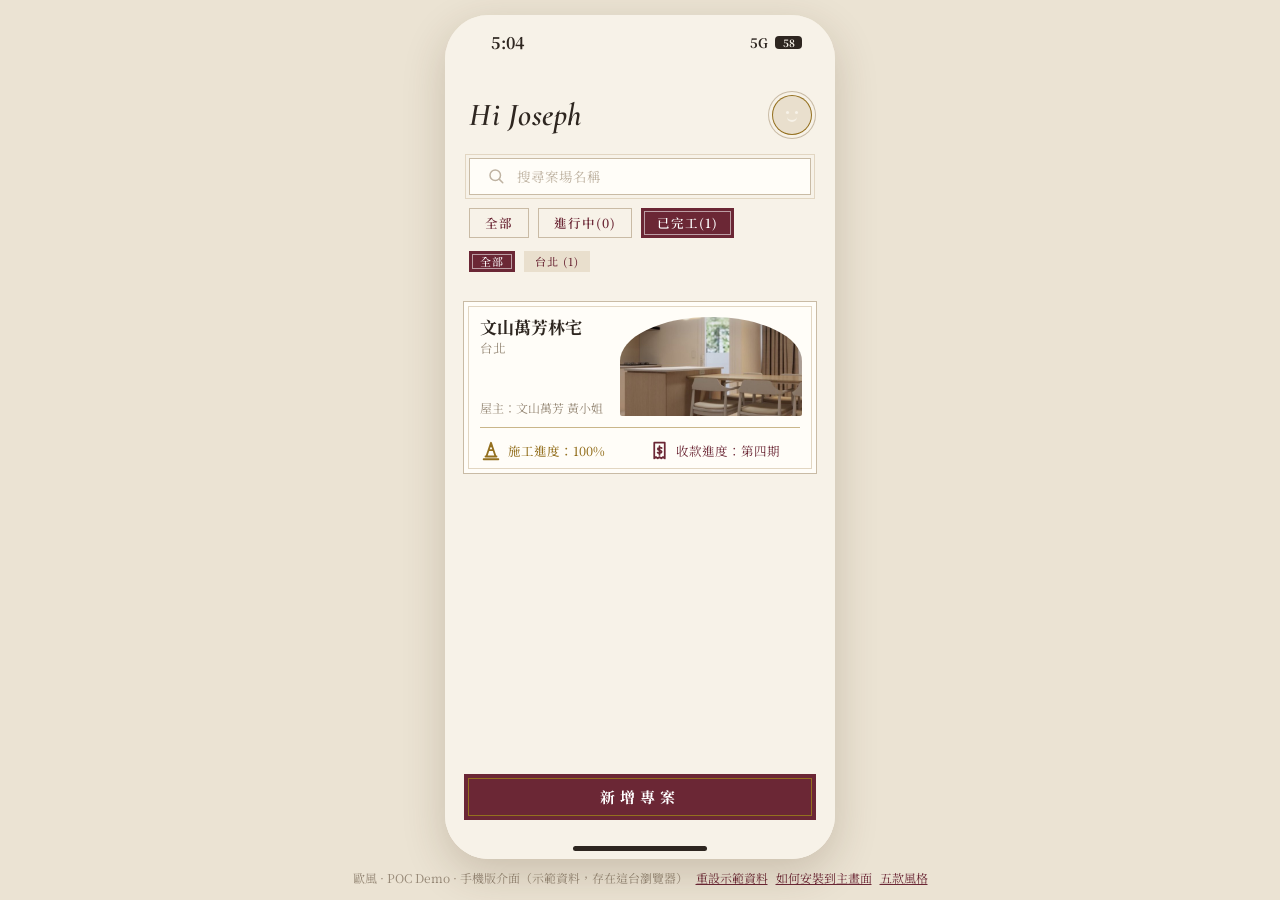
<file: interior-design-app/themes/european/index.html>
<!doctype html>
<html lang="zh-Hant" data-theme="european">
<head>
<meta charset="utf-8">
<base href="../../">
<meta name="viewport" content="width=device-width, initial-scale=1, viewport-fit=cover">
<meta name="robots" content="noindex, nofollow">
<meta name="theme-color" content="#f7f2e8">
<link rel="manifest" href="themes/european/manifest.webmanifest">
<link rel="icon" type="image/png" href="icons/themes/european-64.png">
<link rel="apple-touch-icon" href="icons/themes/european-180.png">
<meta name="apple-mobile-web-app-capable" content="yes">
<meta name="mobile-web-app-capable" content="yes">
<meta name="apple-mobile-web-app-title" content="ENLIGHT 歐風">
<meta name="apple-mobile-web-app-status-bar-style" content="default">
<meta name="format-detection" content="telephone=no">
<title>ENLIGHT SPACE DESIGN · 歐風</title>
<link rel="preconnect" href="https://fonts.googleapis.com"><link rel="preconnect" href="https://fonts.gstatic.com" crossorigin>
<link rel="stylesheet" href="https://fonts.googleapis.com/css2?family=Cormorant+Garamond:ital,wght@0,600;0,700;1,600&family=Noto+Serif+TC:wght@400;600;700&display=swap">
<link rel="stylesheet" href="style.css">
<link rel="stylesheet" href="themes.css">
</head>
<body>
<div id="splash" aria-hidden="true" style="background:#6b2735"><img src="img/brand/themes/european-logo.svg" alt=""></div>
<script>try{if(sessionStorage.getItem("ida-splash"))document.getElementById("splash").remove();else{sessionStorage.setItem("ida-splash","1");setTimeout(function(){var s=document.getElementById("splash");if(s){s.classList.add("out");setTimeout(function(){s.remove()},500)}},1100)}}catch(e){var s=document.getElementById("splash");s&&s.remove()}</script>
<div class="stage">
  <div class="phone" id="app" aria-live="polite"></div>
  <p class="note">歐風 · POC Demo · 手機版介面（示範資料，存在這台瀏覽器）<a href="#" id="reset">重設示範資料</a><a href="#" id="howto">如何安裝到主畫面</a><a href="themes/" id="themes">五款風格</a></p>
</div>
<div class="modal" id="modal" hidden></div>
<script src="data.js"></script>
<script src="app.js"></script>
<script src="install.js"></script>
</body>
</html>
</file>
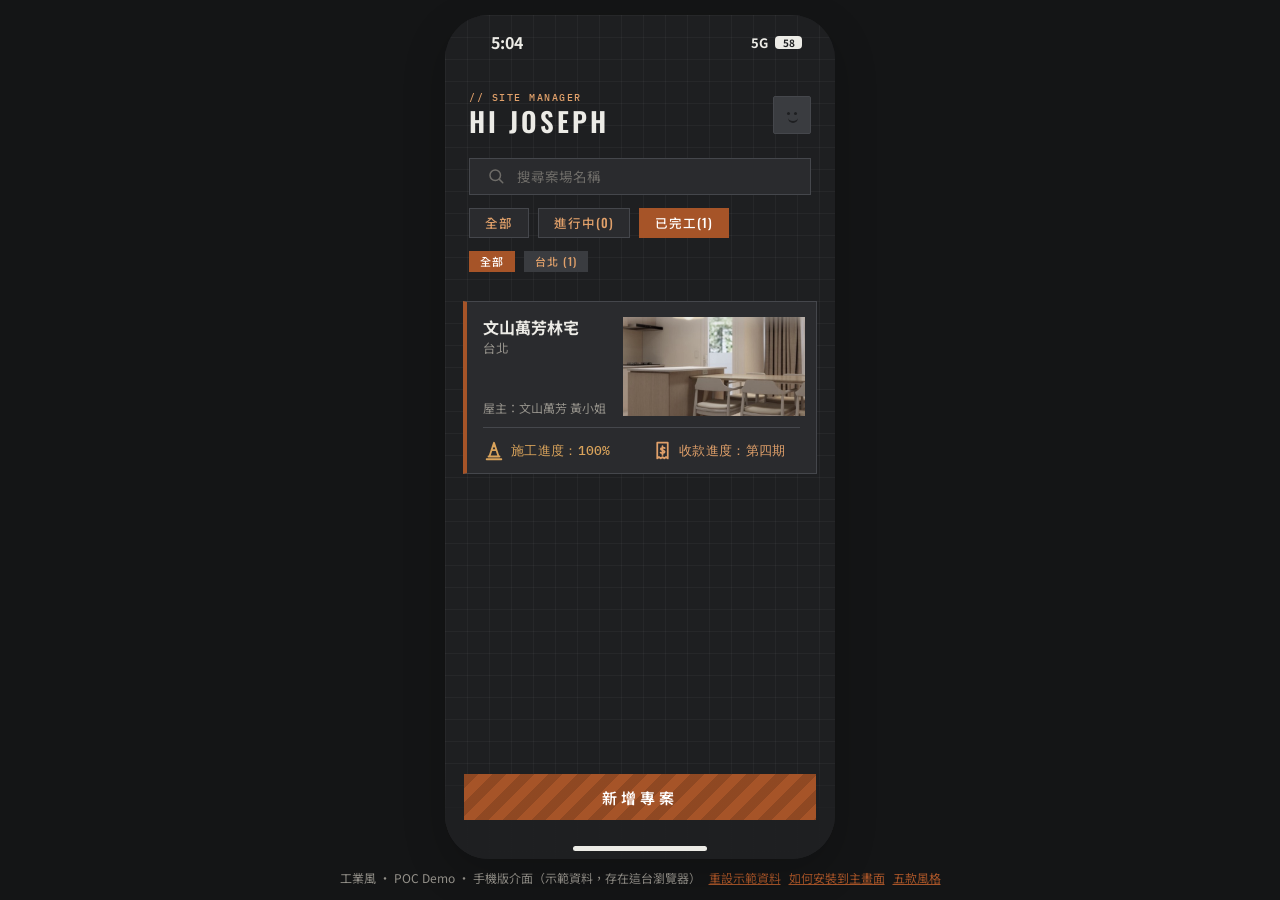
<file: interior-design-app/themes/industrial/index.html>
<!doctype html>
<html lang="zh-Hant" data-theme="industrial">
<head>
<meta charset="utf-8">
<base href="../../">
<meta name="viewport" content="width=device-width, initial-scale=1, viewport-fit=cover">
<meta name="robots" content="noindex, nofollow">
<meta name="theme-color" content="#1e1f21">
<link rel="manifest" href="themes/industrial/manifest.webmanifest">
<link rel="icon" type="image/png" href="icons/themes/industrial-64.png">
<link rel="apple-touch-icon" href="icons/themes/industrial-180.png">
<meta name="apple-mobile-web-app-capable" content="yes">
<meta name="mobile-web-app-capable" content="yes">
<meta name="apple-mobile-web-app-title" content="ENLIGHT 工業">
<meta name="apple-mobile-web-app-status-bar-style" content="default">
<meta name="format-detection" content="telephone=no">
<title>ENLIGHT SPACE DESIGN · 工業風</title>
<link rel="preconnect" href="https://fonts.googleapis.com"><link rel="preconnect" href="https://fonts.gstatic.com" crossorigin>
<link rel="stylesheet" href="https://fonts.googleapis.com/css2?family=Oswald:wght@500;600&family=IBM+Plex+Mono:wght@500&family=Noto+Sans+TC:wght@400;500;700&display=swap">
<link rel="stylesheet" href="style.css">
<link rel="stylesheet" href="themes.css">
</head>
<body>
<div id="splash" aria-hidden="true" style="background:#1e1f21"><img src="img/brand/themes/industrial-logo.svg" alt=""></div>
<script>try{if(sessionStorage.getItem("ida-splash"))document.getElementById("splash").remove();else{sessionStorage.setItem("ida-splash","1");setTimeout(function(){var s=document.getElementById("splash");if(s){s.classList.add("out");setTimeout(function(){s.remove()},500)}},1100)}}catch(e){var s=document.getElementById("splash");s&&s.remove()}</script>
<div class="stage">
  <div class="phone" id="app" aria-live="polite"></div>
  <p class="note">工業風 · POC Demo · 手機版介面（示範資料，存在這台瀏覽器）<a href="#" id="reset">重設示範資料</a><a href="#" id="howto">如何安裝到主畫面</a><a href="themes/" id="themes">五款風格</a></p>
</div>
<div class="modal" id="modal" hidden></div>
<script src="data.js"></script>
<script src="app.js"></script>
<script src="install.js"></script>
</body>
</html>
</file>
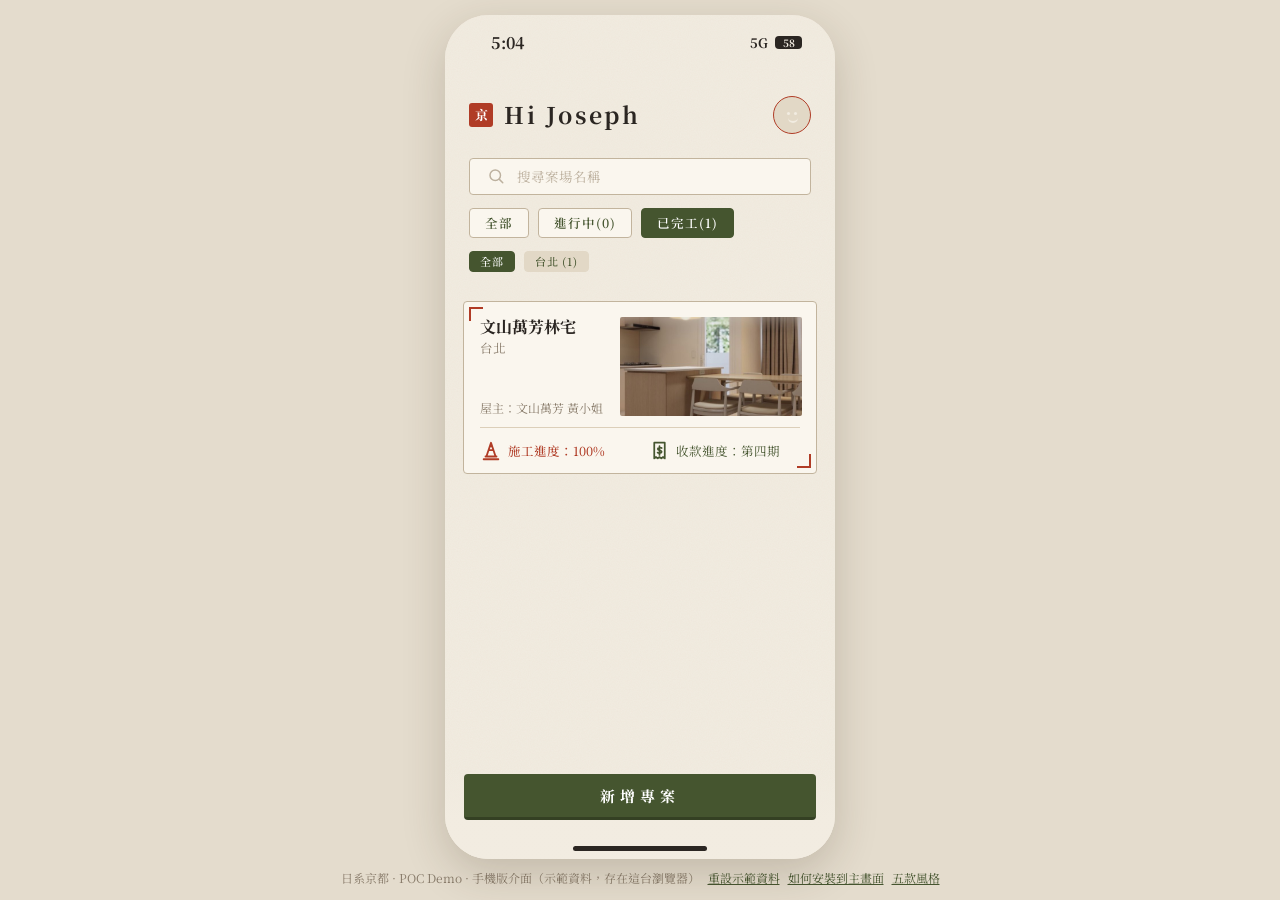
<file: interior-design-app/themes/kyoto/index.html>
<!doctype html>
<html lang="zh-Hant" data-theme="kyoto">
<head>
<meta charset="utf-8">
<base href="../../">
<meta name="viewport" content="width=device-width, initial-scale=1, viewport-fit=cover">
<meta name="robots" content="noindex, nofollow">
<meta name="theme-color" content="#f2ece1">
<link rel="manifest" href="themes/kyoto/manifest.webmanifest">
<link rel="icon" type="image/png" href="icons/themes/kyoto-64.png">
<link rel="apple-touch-icon" href="icons/themes/kyoto-180.png">
<meta name="apple-mobile-web-app-capable" content="yes">
<meta name="mobile-web-app-capable" content="yes">
<meta name="apple-mobile-web-app-title" content="ENLIGHT 京都">
<meta name="apple-mobile-web-app-status-bar-style" content="default">
<meta name="format-detection" content="telephone=no">
<title>ENLIGHT SPACE DESIGN · 日系京都</title>
<link rel="preconnect" href="https://fonts.googleapis.com"><link rel="preconnect" href="https://fonts.gstatic.com" crossorigin>
<link rel="stylesheet" href="https://fonts.googleapis.com/css2?family=Noto+Serif+TC:wght@400;600;700&display=swap">
<link rel="stylesheet" href="style.css">
<link rel="stylesheet" href="themes.css">
</head>
<body>
<div id="splash" aria-hidden="true" style="background:#2b2622"><img src="img/brand/themes/kyoto-logo.svg" alt=""></div>
<script>try{if(sessionStorage.getItem("ida-splash"))document.getElementById("splash").remove();else{sessionStorage.setItem("ida-splash","1");setTimeout(function(){var s=document.getElementById("splash");if(s){s.classList.add("out");setTimeout(function(){s.remove()},500)}},1100)}}catch(e){var s=document.getElementById("splash");s&&s.remove()}</script>
<div class="stage">
  <div class="phone" id="app" aria-live="polite"></div>
  <p class="note">日系京都 · POC Demo · 手機版介面（示範資料，存在這台瀏覽器）<a href="#" id="reset">重設示範資料</a><a href="#" id="howto">如何安裝到主畫面</a><a href="themes/" id="themes">五款風格</a></p>
</div>
<div class="modal" id="modal" hidden></div>
<script src="data.js"></script>
<script src="app.js"></script>
<script src="install.js"></script>
</body>
</html>
</file>
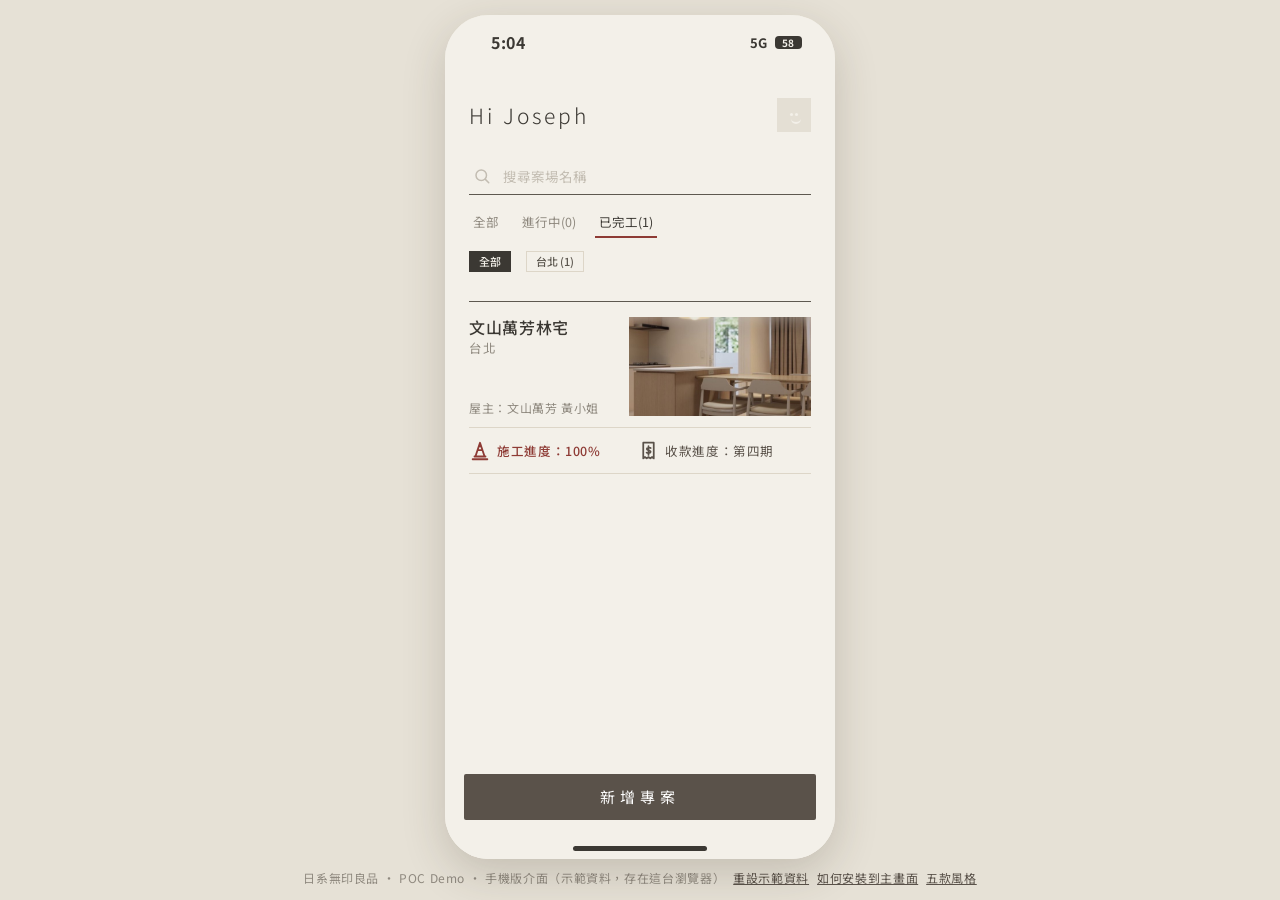
<file: interior-design-app/themes/muji/index.html>
<!doctype html>
<html lang="zh-Hant" data-theme="muji">
<head>
<meta charset="utf-8">
<base href="../../">
<meta name="viewport" content="width=device-width, initial-scale=1, viewport-fit=cover">
<meta name="robots" content="noindex, nofollow">
<meta name="theme-color" content="#f3f0e9">
<link rel="manifest" href="themes/muji/manifest.webmanifest">
<link rel="icon" type="image/png" href="icons/themes/muji-64.png">
<link rel="apple-touch-icon" href="icons/themes/muji-180.png">
<meta name="apple-mobile-web-app-capable" content="yes">
<meta name="mobile-web-app-capable" content="yes">
<meta name="apple-mobile-web-app-title" content="ENLIGHT 無印">
<meta name="apple-mobile-web-app-status-bar-style" content="default">
<meta name="format-detection" content="telephone=no">
<title>ENLIGHT SPACE DESIGN · 日系無印良品</title>
<link rel="preconnect" href="https://fonts.googleapis.com"><link rel="preconnect" href="https://fonts.gstatic.com" crossorigin>
<link rel="stylesheet" href="https://fonts.googleapis.com/css2?family=Noto+Sans+TC:wght@300;400;500&display=swap">
<link rel="stylesheet" href="style.css">
<link rel="stylesheet" href="themes.css">
</head>
<body>
<div id="splash" aria-hidden="true" style="background:#f3f0e9"><img src="img/brand/themes/muji-logo.svg" alt=""></div>
<script>try{if(sessionStorage.getItem("ida-splash"))document.getElementById("splash").remove();else{sessionStorage.setItem("ida-splash","1");setTimeout(function(){var s=document.getElementById("splash");if(s){s.classList.add("out");setTimeout(function(){s.remove()},500)}},1100)}}catch(e){var s=document.getElementById("splash");s&&s.remove()}</script>
<div class="stage">
  <div class="phone" id="app" aria-live="polite"></div>
  <p class="note">日系無印良品 · POC Demo · 手機版介面（示範資料，存在這台瀏覽器）<a href="#" id="reset">重設示範資料</a><a href="#" id="howto">如何安裝到主畫面</a><a href="themes/" id="themes">五款風格</a></p>
</div>
<div class="modal" id="modal" hidden></div>
<script src="data.js"></script>
<script src="app.js"></script>
<script src="install.js"></script>
</body>
</html>
</file>
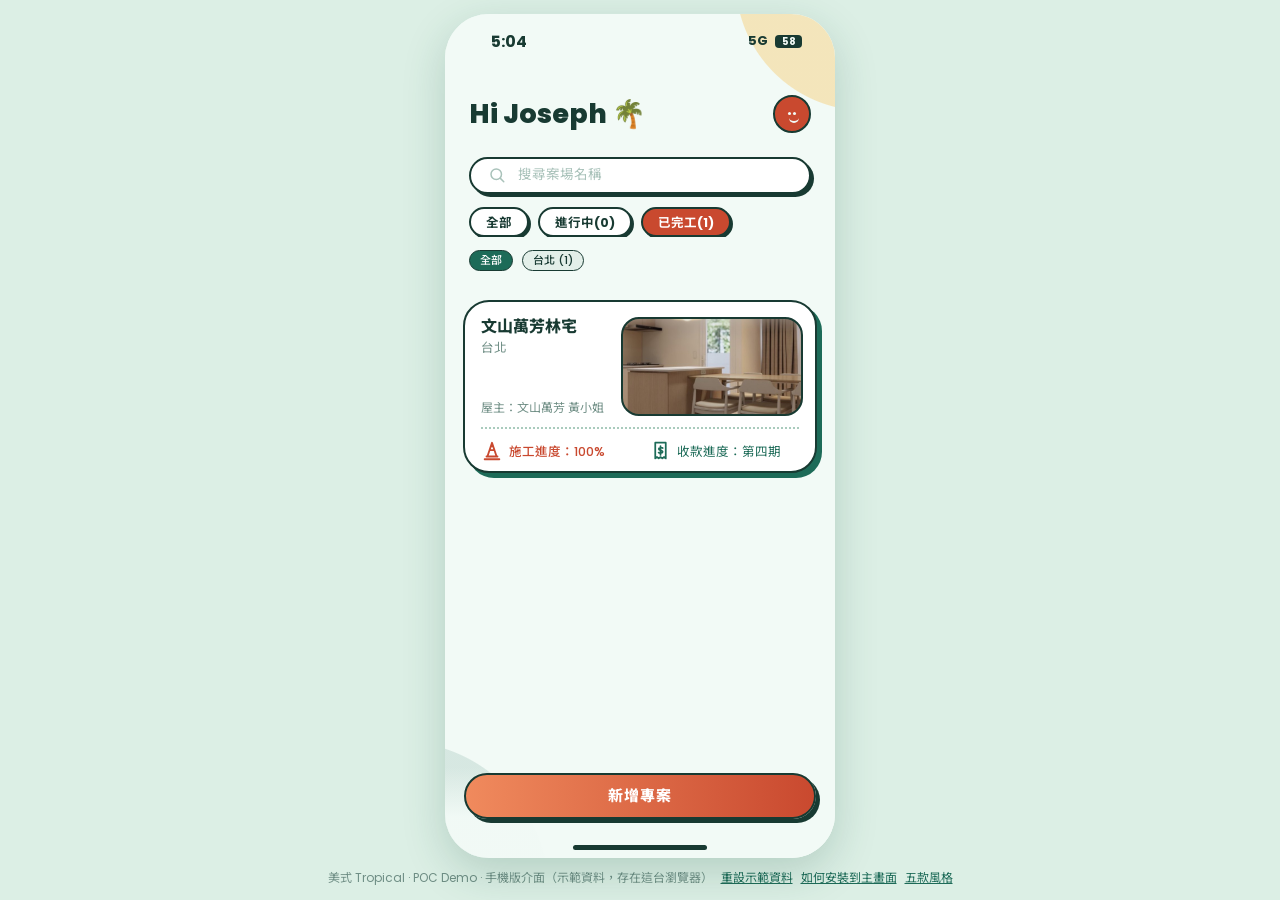
<file: interior-design-app/themes/tropical/index.html>
<!doctype html>
<html lang="zh-Hant" data-theme="tropical">
<head>
<meta charset="utf-8">
<base href="../../">
<meta name="viewport" content="width=device-width, initial-scale=1, viewport-fit=cover">
<meta name="robots" content="noindex, nofollow">
<meta name="theme-color" content="#f2faf6">
<link rel="manifest" href="themes/tropical/manifest.webmanifest">
<link rel="icon" type="image/png" href="icons/themes/tropical-64.png">
<link rel="apple-touch-icon" href="icons/themes/tropical-180.png">
<meta name="apple-mobile-web-app-capable" content="yes">
<meta name="mobile-web-app-capable" content="yes">
<meta name="apple-mobile-web-app-title" content="ENLIGHT 熱帶">
<meta name="apple-mobile-web-app-status-bar-style" content="default">
<meta name="format-detection" content="telephone=no">
<title>ENLIGHT SPACE DESIGN · 美式 Tropical</title>
<link rel="preconnect" href="https://fonts.googleapis.com"><link rel="preconnect" href="https://fonts.gstatic.com" crossorigin>
<link rel="stylesheet" href="https://fonts.googleapis.com/css2?family=Poppins:wght@400;500;600;700;800&family=Noto+Sans+TC:wght@400;500;700;900&display=swap">
<link rel="stylesheet" href="style.css">
<link rel="stylesheet" href="themes.css">
</head>
<body>
<div id="splash" aria-hidden="true" style="background:#1d6b58"><img src="img/brand/themes/tropical-logo.svg" alt=""></div>
<script>try{if(sessionStorage.getItem("ida-splash"))document.getElementById("splash").remove();else{sessionStorage.setItem("ida-splash","1");setTimeout(function(){var s=document.getElementById("splash");if(s){s.classList.add("out");setTimeout(function(){s.remove()},500)}},1100)}}catch(e){var s=document.getElementById("splash");s&&s.remove()}</script>
<div class="stage">
  <div class="phone" id="app" aria-live="polite"></div>
  <p class="note">美式 Tropical · POC Demo · 手機版介面（示範資料，存在這台瀏覽器）<a href="#" id="reset">重設示範資料</a><a href="#" id="howto">如何安裝到主畫面</a><a href="themes/" id="themes">五款風格</a></p>
</div>
<div class="modal" id="modal" hidden></div>
<script src="data.js"></script>
<script src="app.js"></script>
<script src="install.js"></script>
</body>
</html>
</file>
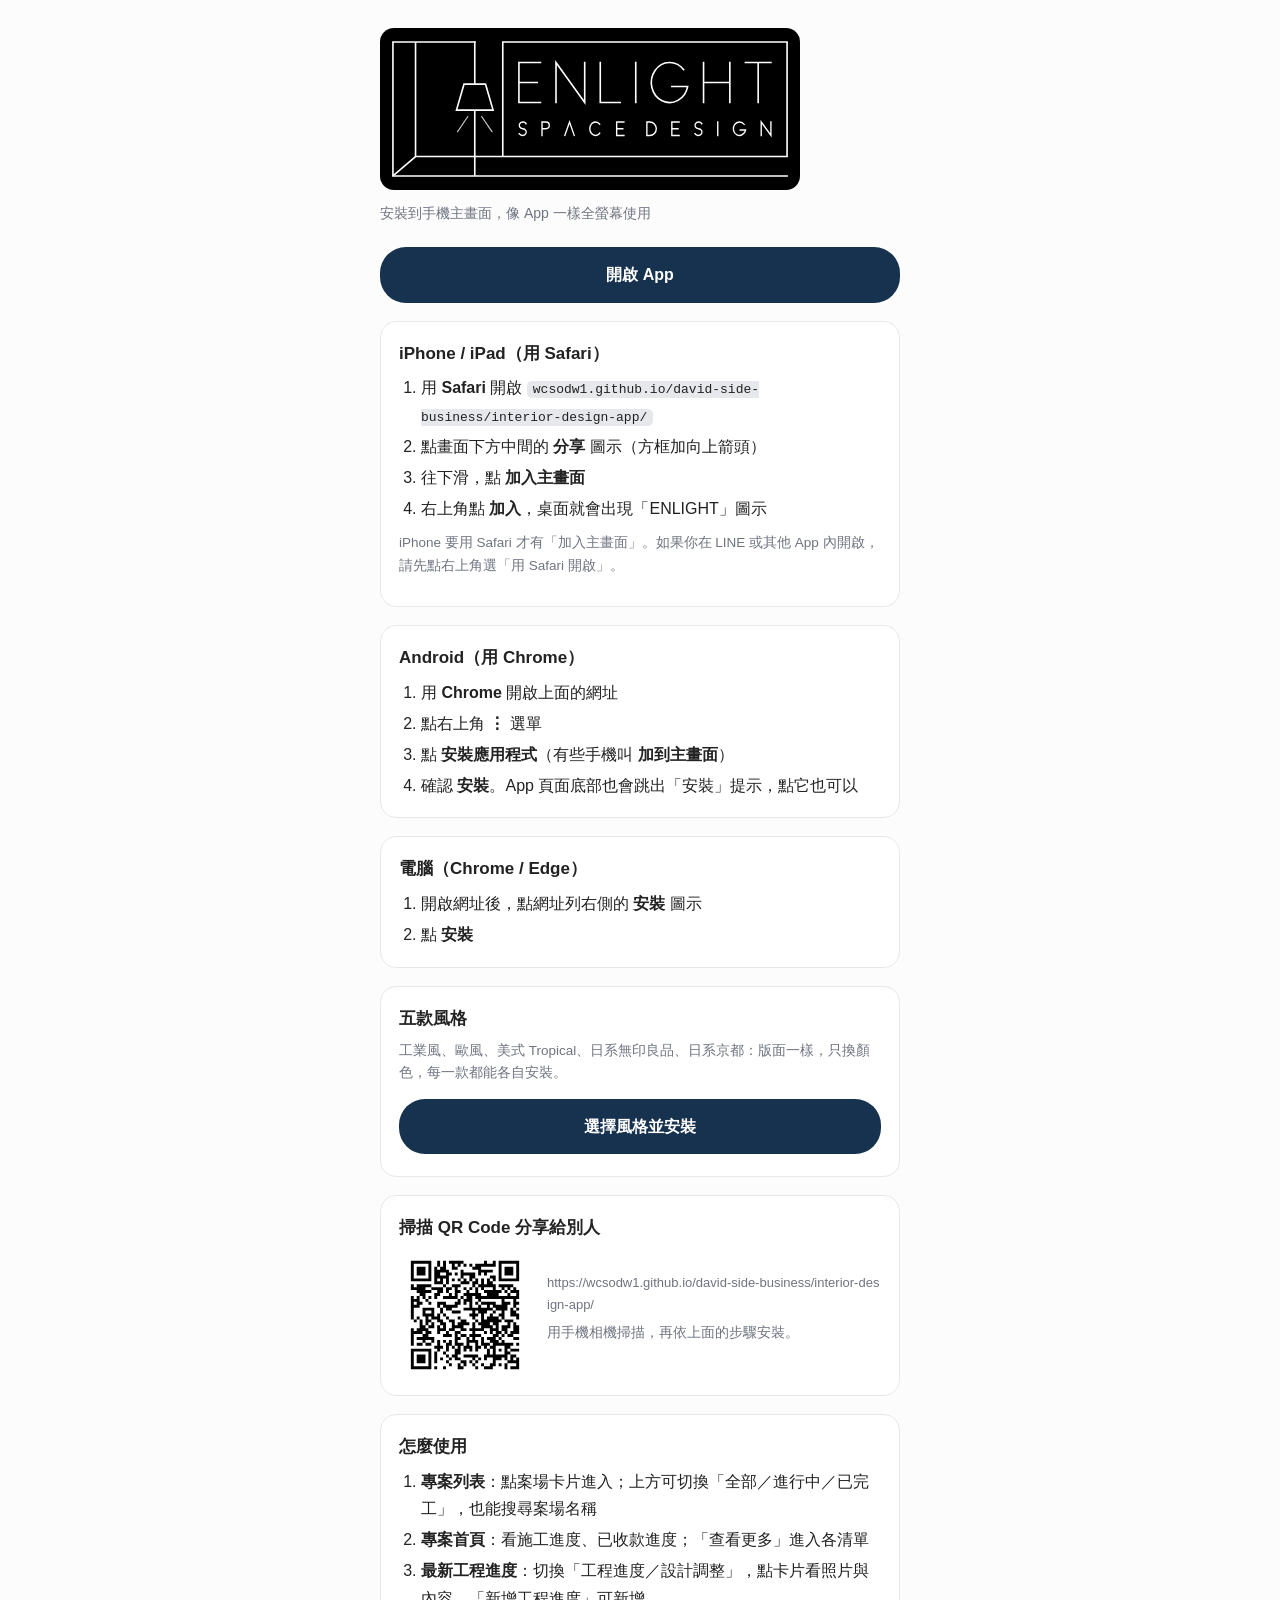
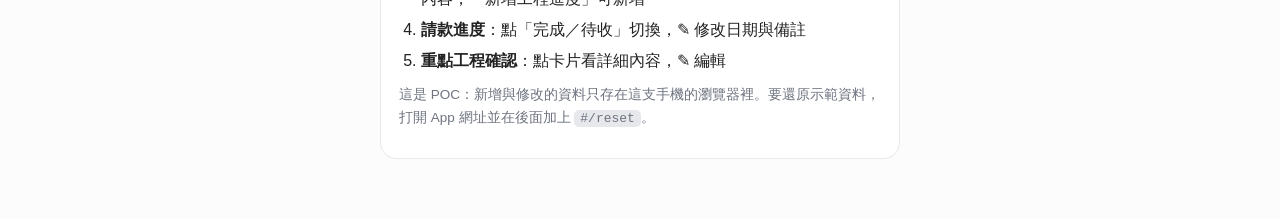
<file: interior-design-app/install.html>
<!doctype html>
<html lang="zh-Hant">
<head>
<meta charset="utf-8">
<meta name="viewport" content="width=device-width, initial-scale=1">
<meta name="robots" content="noindex, nofollow">
<title>安裝 ENLIGHT SPACE DESIGN</title>
<link rel="icon" type="image/png" href="icons/favicon.png">
<style>
:root{--navy:#17324f;--or:#c77104;--bg:#fcfcfc;--card:#fff;--ink:#222;--mute:#6f7480;--line:#e6e8ec}
@media(prefers-color-scheme:dark){:root{--bg:#10151c;--card:#1a212b;--ink:#eef0f3;--mute:#9aa2ae;--line:#2a323d;--navy:#7fb0e6}}
*{box-sizing:border-box}body{margin:0;background:var(--bg);color:var(--ink);font-family:"PingFang TC","Noto Sans TC","Microsoft JhengHei",-apple-system,sans-serif;line-height:1.7}
main{max-width:560px;margin:0 auto;padding:28px 20px 60px}
.hd .logo{display:block;width:100%;max-width:420px;border-radius:14px}
h1{margin:0;font-size:22px}p.sub{margin:2px 0 0;color:var(--mute);font-size:14px}
.btn{display:block;margin:22px 0 8px;background:#17324f;color:#fff;text-align:center;text-decoration:none;font-weight:700;border-radius:26px;padding:14px;font-size:16px}
.card{background:var(--card);border:1px solid var(--line);border-radius:16px;padding:18px 18px 14px;margin-top:18px}
h2{margin:0 0 6px;font-size:17px}ol{margin:6px 0 0;padding-left:22px}li{margin:4px 0}
.qr{display:flex;align-items:center;gap:16px}.qr svg{width:132px;height:132px;flex:none;background:#fff;border-radius:10px;padding:6px}
.url{word-break:break-all;font-size:13px;color:var(--mute)}.tip{color:var(--mute);font-size:13.5px;margin-top:10px}
code{background:var(--line);padding:1px 6px;border-radius:5px;font-size:13px}
</style>
</head>
<body><main>
<div class="hd"><img class="logo" src="img/brand/logo-dark.svg" alt="ENLIGHT SPACE DESIGN"></div><p class="sub" style="margin-top:12px">安裝到手機主畫面，像 App 一樣全螢幕使用</p>
<a class="btn" href="./">開啟 App</a>

<div class="card"><h2> iPhone / iPad（用 Safari）</h2>
<ol><li>用 <b>Safari</b> 開啟 <code>wcsodw1.github.io/david-side-business/interior-design-app/</code></li>
<li>點畫面下方中間的 <b>分享</b> 圖示（方框加向上箭頭）</li>
<li>往下滑，點 <b>加入主畫面</b></li>
<li>右上角點 <b>加入</b>，桌面就會出現「ENLIGHT」圖示</li></ol>
<p class="tip">iPhone 要用 Safari 才有「加入主畫面」。如果你在 LINE 或其他 App 內開啟，請先點右上角選「用 Safari 開啟」。</p></div>

<div class="card"><h2> Android（用 Chrome）</h2>
<ol><li>用 <b>Chrome</b> 開啟上面的網址</li>
<li>點右上角 <b>⋮</b> 選單</li>
<li>點 <b>安裝應用程式</b>（有些手機叫 <b>加到主畫面</b>）</li>
<li>確認 <b>安裝</b>。App 頁面底部也會跳出「安裝」提示，點它也可以</li></ol></div>

<div class="card"><h2> 電腦（Chrome / Edge）</h2>
<ol><li>開啟網址後，點網址列右側的 <b>安裝</b> 圖示</li><li>點 <b>安裝</b></li></ol></div>

<div class="card"><h2>五款風格</h2><p class="tip" style="margin-top:0">工業風、歐風、美式 Tropical、日系無印良品、日系京都：版面一樣，只換顏色，每一款都能各自安裝。</p><a class="btn" style="margin-top:12px" href="themes/">選擇風格並安裝</a></div>

<div class="card"><h2>掃描 QR Code 分享給別人</h2><div class="qr"><svg viewBox="0 0 41 41" xmlns="http://www.w3.org/2000/svg"><path d="M2,2H3V3H2zM3,2H4V3H3zM4,2H5V3H4zM5,2H6V3H5zM6,2H7V3H6zM7,2H8V3H7zM8,2H9V3H8zM11,2H12V3H11zM13,2H14V3H13zM15,2H16V3H15zM16,2H17V3H16zM17,2H18V3H17zM18,2H19V3H18zM19,2H20V3H19zM27,2H28V3H27zM30,2H31V3H30zM32,2H33V3H32zM33,2H34V3H33zM34,2H35V3H34zM35,2H36V3H35zM36,2H37V3H36zM37,2H38V3H37zM38,2H39V3H38zM2,3H3V4H2zM8,3H9V4H8zM11,3H12V4H11zM13,3H14V4H13zM16,3H17V4H16zM18,3H19V4H18zM20,3H21V4H20zM22,3H23V4H22zM24,3H25V4H24zM25,3H26V4H25zM26,3H27V4H26zM27,3H28V4H27zM28,3H29V4H28zM29,3H30V4H29zM30,3H31V4H30zM32,3H33V4H32zM38,3H39V4H38zM2,4H3V5H2zM4,4H5V5H4zM5,4H6V5H5zM6,4H7V5H6zM8,4H9V5H8zM10,4H11V5H10zM12,4H13V5H12zM13,4H14V5H13zM16,4H17V5H16zM17,4H18V5H17zM23,4H24V5H23zM24,4H25V5H24zM25,4H26V5H25zM32,4H33V5H32zM34,4H35V5H34zM35,4H36V5H35zM36,4H37V5H36zM38,4H39V5H38zM2,5H3V6H2zM4,5H5V6H4zM5,5H6V6H5zM6,5H7V6H6zM8,5H9V6H8zM10,5H11V6H10zM11,5H12V6H11zM12,5H13V6H12zM13,5H14V6H13zM14,5H15V6H14zM19,5H20V6H19zM25,5H26V6H25zM26,5H27V6H26zM27,5H28V6H27zM28,5H29V6H28zM29,5H30V6H29zM32,5H33V6H32zM34,5H35V6H34zM35,5H36V6H35zM36,5H37V6H36zM38,5H39V6H38zM2,6H3V7H2zM4,6H5V7H4zM5,6H6V7H5zM6,6H7V7H6zM8,6H9V7H8zM10,6H11V7H10zM11,6H12V7H11zM14,6H15V7H14zM15,6H16V7H15zM17,6H18V7H17zM19,6H20V7H19zM20,6H21V7H20zM21,6H22V7H21zM22,6H23V7H22zM23,6H24V7H23zM25,6H26V7H25zM27,6H28V7H27zM32,6H33V7H32zM34,6H35V7H34zM35,6H36V7H35zM36,6H37V7H36zM38,6H39V7H38zM2,7H3V8H2zM8,7H9V8H8zM10,7H11V8H10zM11,7H12V8H11zM12,7H13V8H12zM13,7H14V8H13zM14,7H15V8H14zM19,7H20V8H19zM22,7H23V8H22zM23,7H24V8H23zM29,7H30V8H29zM30,7H31V8H30zM32,7H33V8H32zM38,7H39V8H38zM2,8H3V9H2zM3,8H4V9H3zM4,8H5V9H4zM5,8H6V9H5zM6,8H7V9H6zM7,8H8V9H7zM8,8H9V9H8zM10,8H11V9H10zM12,8H13V9H12zM14,8H15V9H14zM16,8H17V9H16zM18,8H19V9H18zM20,8H21V9H20zM22,8H23V9H22zM24,8H25V9H24zM26,8H27V9H26zM28,8H29V9H28zM30,8H31V9H30zM32,8H33V9H32zM33,8H34V9H33zM34,8H35V9H34zM35,8H36V9H35zM36,8H37V9H36zM37,8H38V9H37zM38,8H39V9H38zM10,9H11V10H10zM11,9H12V10H11zM12,9H13V10H12zM14,9H15V10H14zM19,9H20V10H19zM20,9H21V10H20zM21,9H22V10H21zM23,9H24V10H23zM24,9H25V10H24zM26,9H27V10H26zM28,9H29V10H28zM29,9H30V10H29zM2,10H3V11H2zM4,10H5V11H4zM5,10H6V11H5zM6,10H7V11H6zM7,10H8V11H7zM8,10H9V11H8zM13,10H14V11H13zM16,10H17V11H16zM17,10H18V11H17zM18,10H19V11H18zM23,10H24V11H23zM25,10H26V11H25zM26,10H27V11H26zM27,10H28V11H27zM28,10H29V11H28zM29,10H30V11H29zM30,10H31V11H30zM32,10H33V11H32zM33,10H34V11H33zM34,10H35V11H34zM35,10H36V11H35zM36,10H37V11H36zM2,11H3V12H2zM3,11H4V12H3zM4,11H5V12H4zM5,11H6V12H5zM6,11H7V12H6zM9,11H10V12H9zM10,11H11V12H10zM11,11H12V12H11zM12,11H13V12H12zM14,11H15V12H14zM15,11H16V12H15zM17,11H18V12H17zM20,11H21V12H20zM22,11H23V12H22zM24,11H25V12H24zM26,11H27V12H26zM30,11H31V12H30zM33,11H34V12H33zM35,11H36V12H35zM37,11H38V12H37zM4,12H5V13H4zM5,12H6V13H5zM6,12H7V13H6zM7,12H8V13H7zM8,12H9V13H8zM11,12H12V13H11zM12,12H13V13H12zM14,12H15V13H14zM17,12H18V13H17zM18,12H19V13H18zM21,12H22V13H21zM24,12H25V13H24zM27,12H28V13H27zM28,12H29V13H28zM29,12H30V13H29zM30,12H31V13H30zM31,12H32V13H31zM32,12H33V13H32zM34,12H35V13H34zM36,12H37V13H36zM37,12H38V13H37zM38,12H39V13H38zM5,13H6V14H5zM6,13H7V14H6zM10,13H11V14H10zM11,13H12V14H11zM15,13H16V14H15zM17,13H18V14H17zM20,13H21V14H20zM21,13H22V14H21zM22,13H23V14H22zM23,13H24V14H23zM24,13H25V14H24zM25,13H26V14H25zM28,13H29V14H28zM29,13H30V14H29zM30,13H31V14H30zM31,13H32V14H31zM35,13H36V14H35zM38,13H39V14H38zM2,14H3V15H2zM4,14H5V15H4zM6,14H7V15H6zM8,14H9V15H8zM10,14H11V15H10zM13,14H14V15H13zM14,14H15V15H14zM15,14H16V15H15zM16,14H17V15H16zM17,14H18V15H17zM19,14H20V15H19zM21,14H22V15H21zM22,14H23V15H22zM24,14H25V15H24zM25,14H26V15H25zM26,14H27V15H26zM27,14H28V15H27zM28,14H29V15H28zM29,14H30V15H29zM30,14H31V15H30zM31,14H32V15H31zM32,14H33V15H32zM33,14H34V15H33zM34,14H35V15H34zM35,14H36V15H35zM36,14H37V15H36zM37,14H38V15H37zM38,14H39V15H38zM2,15H3V16H2zM3,15H4V16H3zM4,15H5V16H4zM7,15H8V16H7zM18,15H19V16H18zM20,15H21V16H20zM21,15H22V16H21zM22,15H23V16H22zM25,15H26V16H25zM33,15H34V16H33zM37,15H38V16H37zM2,16H3V17H2zM4,16H5V17H4zM5,16H6V17H5zM8,16H9V17H8zM11,16H12V17H11zM12,16H13V17H12zM13,16H14V17H13zM17,16H18V17H17zM18,16H19V17H18zM20,16H21V17H20zM22,16H23V17H22zM24,16H25V17H24zM26,16H27V17H26zM27,16H28V17H27zM28,16H29V17H28zM29,16H30V17H29zM30,16H31V17H30zM33,16H34V17H33zM34,16H35V17H34zM35,16H36V17H35zM37,16H38V17H37zM38,16H39V17H38zM2,17H3V18H2zM3,17H4V18H3zM4,17H5V18H4zM11,17H12V18H11zM13,17H14V18H13zM14,17H15V18H14zM15,17H16V18H15zM16,17H17V18H16zM17,17H18V18H17zM22,17H23V18H22zM25,17H26V18H25zM28,17H29V18H28zM30,17H31V18H30zM31,17H32V18H31zM32,17H33V18H32zM33,17H34V18H33zM34,17H35V18H34zM37,17H38V18H37zM2,18H3V19H2zM6,18H7V19H6zM7,18H8V19H7zM8,18H9V19H8zM9,18H10V19H9zM12,18H13V19H12zM14,18H15V19H14zM15,18H16V19H15zM20,18H21V19H20zM21,18H22V19H21zM22,18H23V19H22zM23,18H24V19H23zM24,18H25V19H24zM25,18H26V19H25zM26,18H27V19H26zM27,18H28V19H27zM28,18H29V19H28zM29,18H30V19H29zM31,18H32V19H31zM32,18H33V19H32zM33,18H34V19H33zM34,18H35V19H34zM36,18H37V19H36zM38,18H39V19H38zM2,19H3V20H2zM6,19H7V20H6zM9,19H10V20H9zM12,19H13V20H12zM16,19H17V20H16zM17,19H18V20H17zM18,19H19V20H18zM23,19H24V20H23zM25,19H26V20H25zM26,19H27V20H26zM27,19H28V20H27zM30,19H31V20H30zM33,19H34V20H33zM36,19H37V20H36zM37,19H38V20H37zM2,20H3V21H2zM6,20H7V21H6zM7,20H8V21H7zM8,20H9V21H8zM9,20H10V21H9zM11,20H12V21H11zM13,20H14V21H13zM22,20H23V21H22zM23,20H24V21H23zM24,20H25V21H24zM26,20H27V21H26zM29,20H30V21H29zM32,20H33V21H32zM33,20H34V21H33zM36,20H37V21H36zM37,20H38V21H37zM38,20H39V21H38zM2,21H3V22H2zM4,21H5V22H4zM7,21H8V22H7zM9,21H10V22H9zM10,21H11V22H10zM11,21H12V22H11zM14,21H15V22H14zM18,21H19V22H18zM23,21H24V22H23zM26,21H27V22H26zM28,21H29V22H28zM29,21H30V22H29zM30,21H31V22H30zM31,21H32V22H31zM33,21H34V22H33zM38,21H39V22H38zM3,22H4V23H3zM5,22H6V23H5zM7,22H8V23H7zM8,22H9V23H8zM11,22H12V23H11zM12,22H13V23H12zM15,22H16V23H15zM16,22H17V23H16zM19,22H20V23H19zM20,22H21V23H20zM24,22H25V23H24zM26,22H27V23H26zM27,22H28V23H27zM28,22H29V23H28zM29,22H30V23H29zM30,22H31V23H30zM31,22H32V23H31zM32,22H33V23H32zM34,22H35V23H34zM35,22H36V23H35zM36,22H37V23H36zM5,23H6V24H5zM7,23H8V24H7zM9,23H10V24H9zM12,23H13V24H12zM13,23H14V24H13zM16,23H17V24H16zM18,23H19V24H18zM19,23H20V24H19zM20,23H21V24H20zM21,23H22V24H21zM23,23H24V24H23zM25,23H26V24H25zM26,23H27V24H26zM27,23H28V24H27zM28,23H29V24H28zM30,23H31V24H30zM31,23H32V24H31zM35,23H36V24H35zM37,23H38V24H37zM5,24H6V25H5zM6,24H7V25H6zM8,24H9V25H8zM9,24H10V25H9zM11,24H12V25H11zM13,24H14V25H13zM16,24H17V25H16zM17,24H18V25H17zM18,24H19V25H18zM19,24H20V25H19zM23,24H24V25H23zM26,24H27V25H26zM27,24H28V25H27zM28,24H29V25H28zM29,24H30V25H29zM31,24H32V25H31zM33,24H34V25H33zM34,24H35V25H34zM35,24H36V25H35zM37,24H38V25H37zM38,24H39V25H38zM2,25H3V26H2zM4,25H5V26H4zM5,25H6V26H5zM6,25H7V26H6zM7,25H8V26H7zM11,25H12V26H11zM12,25H13V26H12zM13,25H14V26H13zM15,25H16V26H15zM16,25H17V26H16zM19,25H20V26H19zM20,25H21V26H20zM22,25H23V26H22zM23,25H24V26H23zM24,25H25V26H24zM25,25H26V26H25zM26,25H27V26H26zM29,25H30V26H29zM30,25H31V26H30zM31,25H32V26H31zM33,25H34V26H33zM34,25H35V26H34zM37,25H38V26H37zM38,25H39V26H38zM2,26H3V27H2zM3,26H4V27H3zM4,26H5V27H4zM5,26H6V27H5zM7,26H8V27H7zM8,26H9V27H8zM11,26H12V27H11zM14,26H15V27H14zM17,26H18V27H17zM18,26H19V27H18zM23,26H24V27H23zM27,26H28V27H27zM29,26H30V27H29zM31,26H32V27H31zM32,26H33V27H32zM34,26H35V27H34zM36,26H37V27H36zM37,26H38V27H37zM38,26H39V27H38zM2,27H3V28H2zM6,27H7V28H6zM7,27H8V28H7zM13,27H14V28H13zM14,27H15V28H14zM15,27H16V28H15zM17,27H18V28H17zM19,27H20V28H19zM20,27H21V28H20zM22,27H23V28H22zM23,27H24V28H23zM24,27H25V28H24zM25,27H26V28H25zM30,27H31V28H30zM31,27H32V28H31zM33,27H34V28H33zM35,27H36V28H35zM36,27H37V28H36zM2,28H3V29H2zM4,28H5V29H4zM5,28H6V29H5zM6,28H7V29H6zM7,28H8V29H7zM8,28H9V29H8zM9,28H10V29H9zM17,28H18V29H17zM18,28H19V29H18zM21,28H22V29H21zM23,28H24V29H23zM26,28H27V29H26zM28,28H29V29H28zM29,28H30V29H29zM30,28H31V29H30zM32,28H33V29H32zM37,28H38V29H37zM38,28H39V29H38zM2,29H3V30H2zM6,29H7V30H6zM9,29H10V30H9zM11,29H12V30H11zM13,29H14V30H13zM15,29H16V30H15zM17,29H18V30H17zM21,29H22V30H21zM22,29H23V30H22zM23,29H24V30H23zM24,29H25V30H24zM26,29H27V30H26zM29,29H30V30H29zM30,29H31V30H30zM31,29H32V30H31zM33,29H34V30H33zM2,30H3V31H2zM4,30H5V31H4zM5,30H6V31H5zM7,30H8V31H7zM8,30H9V31H8zM11,30H12V31H11zM14,30H15V31H14zM15,30H16V31H15zM17,30H18V31H17zM18,30H19V31H18zM19,30H20V31H19zM21,30H22V31H21zM24,30H25V31H24zM26,30H27V31H26zM27,30H28V31H27zM28,30H29V31H28zM30,30H31V31H30zM31,30H32V31H31zM32,30H33V31H32zM33,30H34V31H33zM34,30H35V31H34zM35,30H36V31H35zM36,30H37V31H36zM38,30H39V31H38zM10,31H11V32H10zM11,31H12V32H11zM12,31H13V32H12zM14,31H15V32H14zM16,31H17V32H16zM18,31H19V32H18zM20,31H21V32H20zM21,31H22V32H21zM22,31H23V32H22zM24,31H25V32H24zM25,31H26V32H25zM27,31H28V32H27zM29,31H30V32H29zM30,31H31V32H30zM34,31H35V32H34zM35,31H36V32H35zM2,32H3V33H2zM3,32H4V33H3zM4,32H5V33H4zM5,32H6V33H5zM6,32H7V33H6zM7,32H8V33H7zM8,32H9V33H8zM11,32H12V33H11zM14,32H15V33H14zM17,32H18V33H17zM18,32H19V33H18zM20,32H21V33H20zM22,32H23V33H22zM24,32H25V33H24zM28,32H29V33H28zM30,32H31V33H30zM32,32H33V33H32zM34,32H35V33H34zM36,32H37V33H36zM37,32H38V33H37zM38,32H39V33H38zM2,33H3V34H2zM8,33H9V34H8zM10,33H11V34H10zM13,33H14V34H13zM17,33H18V34H17zM18,33H19V34H18zM28,33H29V34H28zM30,33H31V34H30zM34,33H35V34H34zM35,33H36V34H35zM2,34H3V35H2zM4,34H5V35H4zM5,34H6V35H5zM6,34H7V35H6zM8,34H9V35H8zM10,34H11V35H10zM14,34H15V35H14zM16,34H17V35H16zM17,34H18V35H17zM20,34H21V35H20zM21,34H22V35H21zM22,34H23V35H22zM23,34H24V35H23zM24,34H25V35H24zM27,34H28V35H27zM28,34H29V35H28zM29,34H30V35H29zM30,34H31V35H30zM31,34H32V35H31zM32,34H33V35H32zM33,34H34V35H33zM34,34H35V35H34zM36,34H37V35H36zM37,34H38V35H37zM2,35H3V36H2zM4,35H5V36H4zM5,35H6V36H5zM6,35H7V36H6zM8,35H9V36H8zM10,35H11V36H10zM12,35H13V36H12zM15,35H16V36H15zM17,35H18V36H17zM18,35H19V36H18zM23,35H24V36H23zM25,35H26V36H25zM27,35H28V36H27zM30,35H31V36H30zM31,35H32V36H31zM32,35H33V36H32zM34,35H35V36H34zM36,35H37V36H36zM38,35H39V36H38zM2,36H3V37H2zM4,36H5V37H4zM5,36H6V37H5zM6,36H7V37H6zM8,36H9V37H8zM10,36H11V37H10zM14,36H15V37H14zM19,36H20V37H19zM20,36H21V37H20zM22,36H23V37H22zM24,36H25V37H24zM30,36H31V37H30zM35,36H36V37H35zM36,36H37V37H36zM37,36H38V37H37zM38,36H39V37H38zM2,37H3V38H2zM8,37H9V38H8zM15,37H16V38H15zM18,37H19V38H18zM20,37H21V38H20zM23,37H24V38H23zM26,37H27V38H26zM29,37H30V38H29zM30,37H31V38H30zM32,37H33V38H32zM34,37H35V38H34zM38,37H39V38H38zM2,38H3V39H2zM3,38H4V39H3zM4,38H5V39H4zM5,38H6V39H5zM6,38H7V39H6zM7,38H8V39H7zM8,38H9V39H8zM10,38H11V39H10zM13,38H14V39H13zM18,38H19V39H18zM19,38H20V39H19zM24,38H25V39H24zM27,38H28V39H27zM28,38H29V39H28zM29,38H30V39H29zM34,38H35V39H34zM36,38H37V39H36zM37,38H38V39H37zM38,38H39V39H38z" id="qr-path" fill="#000000" fill-opacity="1" fill-rule="nonzero" stroke="none"/></svg><div><div class="url">https://wcsodw1.github.io/david-side-business/interior-design-app/</div><p class="tip" style="margin-top:6px">用手機相機掃描，再依上面的步驟安裝。</p></div></div></div>

<div class="card"><h2>怎麼使用</h2>
<ol><li><b>專案列表</b>：點案場卡片進入；上方可切換「全部／進行中／已完工」，也能搜尋案場名稱</li>
<li><b>專案首頁</b>：看施工進度、已收款進度；「查看更多」進入各清單</li>
<li><b>最新工程進度</b>：切換「工程進度／設計調整」，點卡片看照片與內容，「新增工程進度」可新增</li>
<li><b>請款進度</b>：點「完成／待收」切換，✎ 修改日期與備註</li>
<li><b>重點工程確認</b>：點卡片看詳細內容，✎ 編輯</li></ol>
<p class="tip">這是 POC：新增與修改的資料只存在這支手機的瀏覽器裡。要還原示範資料，打開 App 網址並在後面加上 <code>#/reset</code>。</p></div>
</main></body></html>
</file>
<file: interior-design-app/style.css>
/* 依 UI 截圖（868×1887 ≈ 390pt 寬 @2.226x）量測還原；所有尺寸為 CSS px */
:root{--sb:49px;--cb:39px;
  --bg:#fcfcfc;--bg-rgb:252,252,252;--surface:#fff;--surface2:#e9ecf1;--surface3:#ebebeb;
  --ink:#222;--ink2:#4a4d54;--mute:#8d9096;--faint:#b8bbc1;
  --navy:#17324f;--navy-text:#17324f;--on-navy:#fff;--or:#c77104;--on-or:#fff;--bar1:#f39c0a;--bar2:#e9b21c;
  --line:#d9dee9;--dash:#bdbfc4;--sh:20,40,80;--stage:#e9ebef}
*{box-sizing:border-box;-webkit-tap-highlight-color:transparent}
html,body{margin:0;background:var(--stage);font-family:"PingFang TC","Noto Sans TC","Microsoft JhengHei",-apple-system,"Segoe UI",sans-serif;color:var(--ink);-webkit-font-smoothing:antialiased}
button{font-family:inherit;cursor:pointer;border:0;background:none;padding:0;color:inherit}
svg{display:block}
.stage{min-height:100vh;display:flex;flex-direction:column;align-items:center;justify-content:center;padding:12px}
.phone{width:390px;height:min(847px,calc(100vh - 56px));background:var(--bg);border-radius:44px;box-shadow:0 14px 44px rgba(var(--sh),.2);overflow:hidden;position:relative}
.note{font-size:12px;color:var(--mute);margin:10px 0 0}.note a{color:var(--navy);margin-left:8px}
.fake{color:var(--ink);position:absolute;left:0;right:0;top:0;height:var(--sb);z-index:30;pointer-events:none;display:flex;justify-content:space-between;align-items:center;padding:6px 33px 0 46px;font-weight:700;font-size:16px}
.fake .r{display:flex;align-items:center;gap:7px;font-size:13px}
.fake .bat{width:27px;height:13px;border-radius:4px;background:var(--ink);color:var(--bg);font-size:10px;line-height:13px;text-align:center}
.fake.lt{color:#fff}.fake.lt .bat{background:#fff;color:#222}
.home-ind{position:absolute;bottom:8px;left:50%;width:134px;height:5px;margin-left:-67px;border-radius:3px;background:var(--ink);z-index:31;pointer-events:none}
@media(max-width:480px){
  :root{--sb:max(env(safe-area-inset-top),12px);--cb:calc(max(env(safe-area-inset-bottom),12px) + 6px)}
  .stage{padding:0;display:block}.phone{width:100%;height:100vh;height:100dvh;border-radius:0;box-shadow:none}
  .note,.fake,.home-ind{display:none}
}
.scr{position:absolute;inset:0;display:flex;flex-direction:column;background:var(--bg);animation:in .2s ease-out}
@keyframes in{from{opacity:.4;transform:translateX(18px)}to{opacity:1;transform:none}}
.scroll{flex:1;overflow-y:auto;overflow-x:hidden;scrollbar-width:none;-webkit-overflow-scrolling:touch}.scroll::-webkit-scrollbar{display:none}
.sbar{position:absolute;left:0;right:0;top:0;height:var(--sb);z-index:20;pointer-events:none;transition:background .15s}
.sbar.on{background:rgba(var(--bg-rgb),.72);backdrop-filter:blur(10px);-webkit-backdrop-filter:blur(10px)}
.dock{position:absolute;left:0;right:0;bottom:0;height:calc(var(--cb) + 52px);background:linear-gradient(rgba(var(--bg-rgb),0),rgba(var(--bg-rgb),.96) 55%);pointer-events:none;z-index:5}
.cta{position:absolute;bottom:var(--cb);height:46px;left:19px;right:19px;border-radius:23px;background:var(--navy);color:var(--on-navy);font-size:15px;font-weight:700;letter-spacing:.5px;box-shadow:0 6px 16px rgba(var(--sh),.22);z-index:6}
.cta.p{left:23px;right:23px}
.top{display:flex;align-items:center;padding:calc(var(--sb) + 18px) 12px 0;height:calc(var(--sb) + 62px);flex:none}
.top .ib{width:38px;height:38px;display:flex;align-items:center;justify-content:center;color:var(--ink)}
.top h1{flex:1;margin:0;text-align:center;font-size:17.5px;font-weight:700}
.ic{width:20px;height:20px;fill:none;stroke:currentColor;stroke-width:2;stroke-linecap:round;stroke-linejoin:round}
.ic.s{width:15px;height:15px}.ic.b{stroke-width:2.4}
/* 列表 */
.hello{height:94px;padding:8px 24px 0;margin-top:var(--sb);display:flex;align-items:center;justify-content:space-between;flex:none}
.hello h1{margin:0;font-size:22px;font-weight:700;letter-spacing:.6px}
.avatar{width:38px;height:38px;border-radius:50%;background:var(--surface3);position:relative}
.avatar:before,.avatar:after{content:"";position:absolute;top:15px;width:3px;height:3px;border-radius:50%;background:var(--bg)}.avatar:before{left:13px}.avatar:after{right:13px}
.avatar i{position:absolute;left:14px;top:21px;width:10px;height:5px;border-bottom:2px solid var(--bg);border-radius:0 0 8px 8px}
.search{margin:0 24px;height:37px;border-radius:19px;background:var(--surface);box-shadow:0 1px 10px rgba(var(--sh),.1);display:flex;align-items:center;gap:10px;padding:0 17px;color:var(--faint);flex:none}
.search input{flex:1;min-width:0;border:0;outline:0;background:none;font-size:13.5px;font-family:inherit;color:var(--ink)}.search input::placeholder{color:var(--faint)}
.search.w{margin:26px 17px 0}
.chips{display:flex;gap:9px;padding:0 24px;margin-top:13px;flex:none;overflow-x:auto;scrollbar-width:none}
.chip{height:30px;padding:0 15px;border-radius:15px;font-size:12.5px;font-weight:600;color:var(--navy-text);background:var(--surface);box-shadow:0 1px 8px rgba(var(--sh),.1);white-space:nowrap}
.chip.on{background:var(--navy);color:var(--on-navy)}
.chips.c2 .chip{height:21px;padding:0 10px;font-size:11px;box-shadow:none;background:var(--surface3);border:1px solid var(--surface3);font-weight:500}.chips.c2 .chip.on{background:var(--navy);color:var(--on-navy);border-color:var(--navy)}
.pcard{margin:29px 18px 0;height:173px;border-radius:20px;background:var(--surface2);border:1px solid var(--line);position:relative;cursor:pointer;flex:none}
.pcard h3{position:absolute;left:16px;top:12px;margin:0;font-size:16px;line-height:26px;font-weight:700}
.pcard .ct{position:absolute;left:16px;top:37px;font-size:12.5px;color:var(--mute);line-height:18px}
.pcard .ow{position:absolute;left:16px;top:97px;font-size:12px;color:var(--mute);line-height:18px}
.pcard .th{position:absolute;left:156px;top:15px;width:182px;height:99px;border-radius:11px;background:var(--surface3) center/cover}
.pcard hr{position:absolute;left:16px;right:16px;top:125px;margin:0;border:0;border-top:1px solid var(--line)}
.pcard .ft{position:absolute;left:16px;right:8px;top:138px;height:22px;display:grid;grid-template-columns:169px auto;align-items:center;font-size:12.5px}
.pcard .ft span{display:flex;align-items:center;gap:6px}.pcard .ft .o{color:var(--or);font-weight:500}.pcard .ft .n{color:var(--navy-text)}
.empty{text-align:center;margin-top:192px}.empty img{width:150px}.empty p{margin:12px 0 0;font-size:16px;font-weight:700;color:var(--ink)}
.pcard + .pcard{margin-top:14px}
/* 專案首頁 */
.hero{height:250px;background:#d9c7a8 center bottom/cover;position:relative;flex:none}
.hbtn{position:absolute;top:76px;width:34px;height:34px;border-radius:50%;background:rgba(255,255,255,.9);display:flex;align-items:center;justify-content:center;color:#222;box-shadow:0 1px 6px rgba(0,0,0,.08)}
.hbtn.l{left:16px}.hbtn.r{right:16px}
.sheet{margin-top:-26px;background:var(--surface);border-radius:27px 27px 0 0;padding:48px 19px 21px;position:relative;flex:none}
.sheet h2{margin:0;font-size:21px;line-height:28px;font-weight:700}
.sheet .loc{position:absolute;right:19px;top:47px;display:flex;align-items:center;gap:4px;color:var(--mute);font-size:13px}
.sheet .ds{margin-top:9px;font-size:13px;line-height:18px;color:var(--mute)}
.prg{margin-top:19px;height:26px;display:flex;align-items:center;gap:6px;color:var(--or);font-weight:700;font-size:13.5px}.prg b{font-size:20px;margin-left:1px}
.bar{height:4px;border-radius:2px;background:var(--surface3);margin-top:7px;overflow:hidden}.bar i{display:block;height:100%;background:var(--or)}.bar.n i{background:var(--navy)}
.due{margin-top:9px;font-size:13px;line-height:18px;color:var(--or);font-weight:600;display:flex;align-items:center;gap:5px}
.pay{margin-top:20px;height:24px;display:flex;align-items:center;justify-content:space-between;font-size:14px;font-weight:700;color:var(--navy-text);cursor:pointer}
.pay span{display:flex;align-items:center;gap:7px}.pay span:last-child{color:var(--ink2);font-weight:500;font-size:13.5px;gap:2px}
.pay + .bar{margin-top:9px}
.sec{display:flex;justify-content:space-between;align-items:center;height:22px;margin:33px 19px 13px}
.sec h3{margin:0;font-size:17px;font-weight:700}.sec a{display:flex;align-items:center;gap:1px;font-size:13.5px;color:var(--ink2);cursor:pointer}
.sec + .hs,.sec + .box,.sec + .kc{margin-top:0}
.hs + .sec,.box + .sec{margin-top:46px}.kc + .sec{margin-top:32px}
.hs{display:flex;gap:12px;padding:0 19px 4px;overflow-x:auto;scrollbar-width:none;scroll-snap-type:x proximity}
.hc{flex:none;width:235px;height:196px;background:var(--surface);border-radius:18px;box-shadow:0 2px 12px rgba(var(--sh),.1);overflow:hidden;cursor:pointer;scroll-snap-align:start}
.hc .im{height:128px;background:var(--surface3) center/cover}.hc b{display:block;margin:9px 0 0 16px;font-size:13.5px;line-height:20px}
.hc .dt{display:flex;align-items:center;gap:8px;margin:15px 0 0 16px;color:var(--mute);font-size:12px}
.box{margin:0 19px;border:1px dashed var(--dash);border-radius:6px;height:60px;display:flex;align-items:center;justify-content:center;gap:6px;color:var(--ink2);font-size:14px;width:calc(100% - 38px)}
.box.t{height:79px;color:var(--mute)}
.box.sq{border-radius:1px;color:var(--mute)}
button.box:active{background:var(--surface3)}
.kc{position:relative;margin:24px 19px 0;background:var(--surface);border-radius:6px;box-shadow:0 1px 10px rgba(var(--sh),.09);height:66px;padding:0 16px;cursor:pointer}
.kc.first{margin-top:30px}
.kc .tag{position:absolute;left:12px;top:-9px;height:19px;padding:0 9px;border-radius:6px;z-index:2;background:var(--navy);color:var(--on-navy);font-size:12px;font-weight:700;line-height:18px;letter-spacing:.3px}.kc .tag.g{background:var(--mute);color:var(--bg)}
.kc h4{margin:0;position:absolute;left:16px;top:12px;font-size:14.5px;line-height:22px;font-weight:700}
.kc p{margin:0;position:absolute;left:16px;right:110px;top:37px;font-size:12px;line-height:20px;color:var(--mute);white-space:nowrap;overflow:hidden;text-overflow:ellipsis}
.kc .d{position:absolute;right:16px;top:14px;font-size:12px;color:var(--mute);line-height:18px}.kc .s{position:absolute;right:16px;top:32px;font-size:14px;font-weight:700;color:var(--or)}
.kc .pe{position:absolute;right:20px;top:25px;color:var(--ink)}
.kc.note{height:auto;min-height:66px;padding:14px 16px}.kc.note h4,.kc.note p{position:static;white-space:normal;display:block}.kc.note p{margin-top:4px;padding:0}
.kc.note .dt2{margin-top:8px;color:var(--mute);font-size:12px}
/* 進度列表 */
.tabs{display:flex;gap:9px;padding:0 19px;margin-top:16px;flex:none}
.tabs .chip{height:30px;padding:0 17px;font-size:13px}
.tl{position:relative;padding:0 19px 130px 43px;margin-top:20px;min-height:calc(100% - 20px)}
.tl:before{content:"";position:absolute;left:26px;top:9px;bottom:0;width:2px;background:var(--line)}
.tl .d{font-size:16px;font-weight:700;line-height:22px;margin:0 0 10px;position:relative}.tl .d:before{content:"";position:absolute;left:-19px;top:7px;width:9px;height:9px;border-radius:50%;background:var(--ink)}
.tl .pc{position:relative;background:var(--surface);border-radius:14px;box-shadow:0 2px 12px rgba(var(--sh),.09);padding:16px;margin-bottom:24px;cursor:pointer}
.tl .pc .im{height:194px;border-radius:12px;background:var(--surface3) center/cover}
.tl .pc b{display:block;margin-top:11px;font-size:15px;line-height:22px}
.tl .pc p{margin:3px 0 0;font-size:12.5px;line-height:19px;color:var(--mute);display:-webkit-box;-webkit-line-clamp:2;-webkit-box-orient:vertical;overflow:hidden;white-space:normal}
.tl .pc .x{position:absolute;right:-6px;top:-6px;width:24px;height:24px;border-radius:50%;background:#e5484d;color:#fff;font-size:15px;line-height:24px;z-index:2}
.noitem{color:var(--mute);font-size:14px;padding:30px 0}
/* 詳情 */
.car{margin:0 16px;height:270px;border-radius:24px;overflow-x:auto;display:flex;scroll-snap-type:x mandatory;scrollbar-width:none;flex:none;background:var(--surface3)}
.car::-webkit-scrollbar{display:none}
.car .sl{flex:none;width:100%;height:100%;scroll-snap-align:center;background-size:cover;background-repeat:no-repeat}
.car.none{background:var(--surface3)}
.dots{display:flex;justify-content:center;gap:7px;margin-top:10px;height:8px}.dots i{width:8px;height:8px;border-radius:50%;background:var(--dash)}.dots i.on{background:var(--or)}
.dtl{padding:0 30px 60px}
.dtl h2{margin:34px 0 0;font-size:21px;line-height:30px;font-weight:700}
.dtl .sb2{margin-top:10px;font-size:14px;line-height:20px;color:var(--mute)}
.dtl .dt{margin-top:13px;display:flex;align-items:center;gap:8px;color:var(--mute);font-size:14px;line-height:20px}
.dtl.pg p{margin:6px 0 0;font-size:13.8px}
.dtl p{margin:14px 0 0;font-size:15.3px;line-height:24.7px;color:var(--ink);white-space:pre-line}
/* 請款 */
.sum{padding:0 19px}
.sum .lb{display:flex;align-items:center;gap:8px;color:var(--mute);font-size:13px;margin-top:22px}
.sum .big{font-size:28.5px;font-weight:800;color:var(--ink);margin-top:8px;line-height:44px;letter-spacing:.2px}
.sum .pb{height:7px;border-radius:4px;background:var(--surface3);overflow:hidden;margin-top:8px}.sum .pb i{display:block;height:100%;background:linear-gradient(90deg,var(--bar1),var(--bar2));border-radius:3px}
.sum .rw{display:flex;justify-content:space-between;margin-top:14px;font-size:12.5px;color:var(--mute)}.sum .rw b{color:var(--or);font-size:13px}
.h3{margin:0;font-size:17px;font-weight:700;line-height:22px}
.sec2{display:flex;justify-content:space-between;align-items:center;margin:25px 19px 13px;height:22px}.sec2 a{display:flex;align-items:center;font-size:14px;color:var(--ink2);cursor:pointer}
.lbl{margin:20px 19px 0;font-size:13px;color:var(--mute)}.lbl i{color:#e33;font-style:normal;margin-left:3px}
.sel{margin:8px 19px 0;height:39px;border-radius:20px;background:var(--surface3);position:relative}
.sel select{appearance:none;-webkit-appearance:none;width:100%;height:100%;border:0;background:none;padding:0 40px 0 17px;font-size:15px;font-family:inherit;color:var(--ink2);outline:0;border-radius:20px}
.sel svg{position:absolute;right:15px;top:11px;color:var(--mute);pointer-events:none}
.ins{position:relative;margin:14px 17px 0;height:114px;background:var(--surface);border-radius:6px;box-shadow:0 1px 10px rgba(var(--sh),.09)}
.ins h4{position:absolute;left:12px;top:13px;margin:0;font-size:15px;line-height:22px;font-weight:700;right:70px;white-space:nowrap;overflow:hidden;text-overflow:ellipsis}.ins h4 span{font-weight:400;color:var(--mute)}
.ins .bd{position:absolute;right:12px;top:18px;height:21px;padding:0 10px;border-radius:11px;background:var(--or);color:var(--on-or);font-size:12px;font-weight:700;line-height:21px}.ins .bd.w{background:var(--dash);color:var(--surface)}
.ins .ln{position:absolute;left:12px;font-size:13.5px;color:var(--ink2);display:flex;align-items:center;gap:7px;line-height:20px}.ins .ln em{font-style:normal;color:var(--ink)}
.ins .ln button{color:var(--ink);display:flex}
.ins .am{position:absolute;right:17px;top:46px;font-size:14px;font-weight:700;color:var(--navy-text);line-height:26px}.ins .am small{font-size:12px;font-weight:400;color:var(--faint);margin-left:5px}
.ins .pe{position:absolute;right:25px;top:81px;color:var(--ink)}
.ins.sm{height:62px}.ins.sm h4{top:10px}.ins.sm .am{top:26px;font-size:17px}
/* modal */
.modal{position:fixed;inset:0;background:rgba(10,20,40,.45);display:flex;align-items:flex-end;justify-content:center;z-index:99}
.modal[hidden]{display:none}
.mbox{background:var(--surface);color:var(--ink);width:100%;max-width:430px;border-radius:24px 24px 0 0;padding:22px 20px calc(24px + env(safe-area-inset-bottom,0px));max-height:88vh;overflow:auto}
.mbox h3{margin:0 0 6px;font-size:18px}.mbox label{display:block;font-size:13px;color:var(--mute);margin:12px 0 6px}
.mbox input,.mbox textarea,.mbox select{width:100%;border:1px solid var(--line);border-radius:12px;padding:11px 12px;font-size:16px;font-family:inherit;background:var(--bg);color:var(--ink)}
.mbox textarea{min-height:100px;resize:vertical}.mbox .btns{display:flex;gap:10px;margin-top:18px}.mbox .btns button{flex:1;height:46px;border-radius:23px;font-size:15px;font-weight:700}
.mbox .ok{background:var(--navy);color:var(--on-navy)}.mbox .no{background:var(--surface3);color:var(--navy-text)}
/* 安裝提示 */
.ibn{position:absolute;left:14px;right:14px;bottom:calc(var(--cb) + 62px);z-index:40;background:var(--navy);color:var(--on-navy);border-radius:16px;padding:12px 12px 12px 14px;display:flex;align-items:center;gap:10px;box-shadow:0 8px 24px rgba(10,20,40,.3);font-size:13px;line-height:1.4}
.ibn img{width:36px;height:36px;border-radius:9px;flex:none}.ibn span{flex:1}.ibn b{display:block;font-size:14px}
.ibn button.go{background:var(--on-navy);color:var(--navy);font-weight:700;border-radius:14px;height:32px;padding:0 13px;font-size:13px;flex:none}
.ibn button.x{color:var(--on-navy);opacity:.7;font-size:20px;line-height:1;width:24px;height:32px;flex:none}
.howto ol{margin:6px 0 0;padding-left:20px;font-size:14.5px;line-height:1.85;color:var(--ink)}.howto h4{margin:16px 0 0;font-size:15px}

/* 開啟畫面（品牌 Logo） */
#splash{position:fixed;inset:0;z-index:200;background:#000;display:flex;align-items:center;justify-content:center;transition:opacity .45s}
#splash img{width:min(78vw,340px);animation:sp .9s ease-out both}#splash.out{opacity:0;pointer-events:none}
@keyframes sp{from{opacity:0;transform:scale(.97)}to{opacity:1;transform:none}}
/* ===== 五款風格：只換背景色與文字顏色，版面與元件完全一致 =====
   套用方式：<html data-theme="industrial|european|tropical|muji|kyoto"> */
[data-theme="industrial"]{ /* 工業風：清水模深灰、鏽鐵、黃銅 */
  --bg:#1e1f21;--bg-rgb:30,31,33;--surface:#2a2b2e;--surface2:#323438;--surface3:#3a3c40;
  --ink:#ecebe6;--ink2:#c9c6bf;--mute:#95928b;--faint:#6e6c68;
  --navy:#a65428;--navy-text:#e0a06a;--on-navy:#fff;--or:#d9a35b;--on-or:#1e1f21;--bar1:#c9772f;--bar2:#d9a35b;
  --line:#45474c;--dash:#5a5c61;--sh:0,0,0;--stage:#141516}
[data-theme="european"]{ /* 歐風：象牙白、酒紅、古典金 */
  --bg:#f7f2e8;--bg-rgb:247,242,232;--surface:#fffdf8;--surface2:#efe6d6;--surface3:#e9dfcd;
  --ink:#2e2620;--ink2:#574b40;--mute:#958775;--faint:#bfb3a2;
  --navy:#6b2735;--navy-text:#6b2735;--on-navy:#fff;--or:#94701f;--on-or:#fff;--bar1:#b8913f;--bar2:#d4b062;
  --line:#e2d6c2;--dash:#c9bba5;--sh:70,45,20;--stage:#ebe3d3}
[data-theme="tropical"]{ /* 美式 Tropical：薄荷白、棕櫚綠、珊瑚橘 */
  --bg:#f2faf6;--bg-rgb:242,250,246;--surface:#fff;--surface2:#dcf0e6;--surface3:#e3efe9;
  --ink:#183a32;--ink2:#3b5c54;--mute:#6f8e85;--faint:#a9c2ba;
  --navy:#1d6b58;--navy-text:#1d6b58;--on-navy:#fff;--or:#c9492f;--on-or:#fff;--bar1:#f08a5d;--bar2:#f6c35b;
  --line:#cfe5da;--dash:#a9cbbd;--sh:20,80,60;--stage:#dcefe5}
[data-theme="muji"]{ /* 日系無印良品：牛皮紙米色、暖灰、低彩度紅 */
  --bg:#f3f0e9;--bg-rgb:243,240,233;--surface:#fbfaf6;--surface2:#e8e3d8;--surface3:#e4dfd4;
  --ink:#3b3833;--ink2:#5d5850;--mute:#8f897f;--faint:#c3bdb2;
  --navy:#5a524a;--navy-text:#5a524a;--on-navy:#fff;--or:#8e3b35;--on-or:#fff;--bar1:#8e3b35;--bar2:#b0675c;
  --line:#ddd6c8;--dash:#c6beb0;--sh:60,50,35;--stage:#e6e1d6}
[data-theme="kyoto"]{ /* 日系京都：和紙、抹茶綠、朱紅 */
  --bg:#f2ece1;--bg-rgb:242,236,225;--surface:#faf6ee;--surface2:#e5dccb;--surface3:#e2d8c6;
  --ink:#2b2622;--ink2:#4f463d;--mute:#887b6a;--faint:#bdb19f;
  --navy:#45552f;--navy-text:#45552f;--on-navy:#fff;--or:#b03c26;--on-or:#fff;--bar1:#c8502f;--bar2:#d98e3a;
  --line:#dccfb9;--dash:#c2b49d;--sh:60,45,25;--stage:#e4dccd}
</file>
